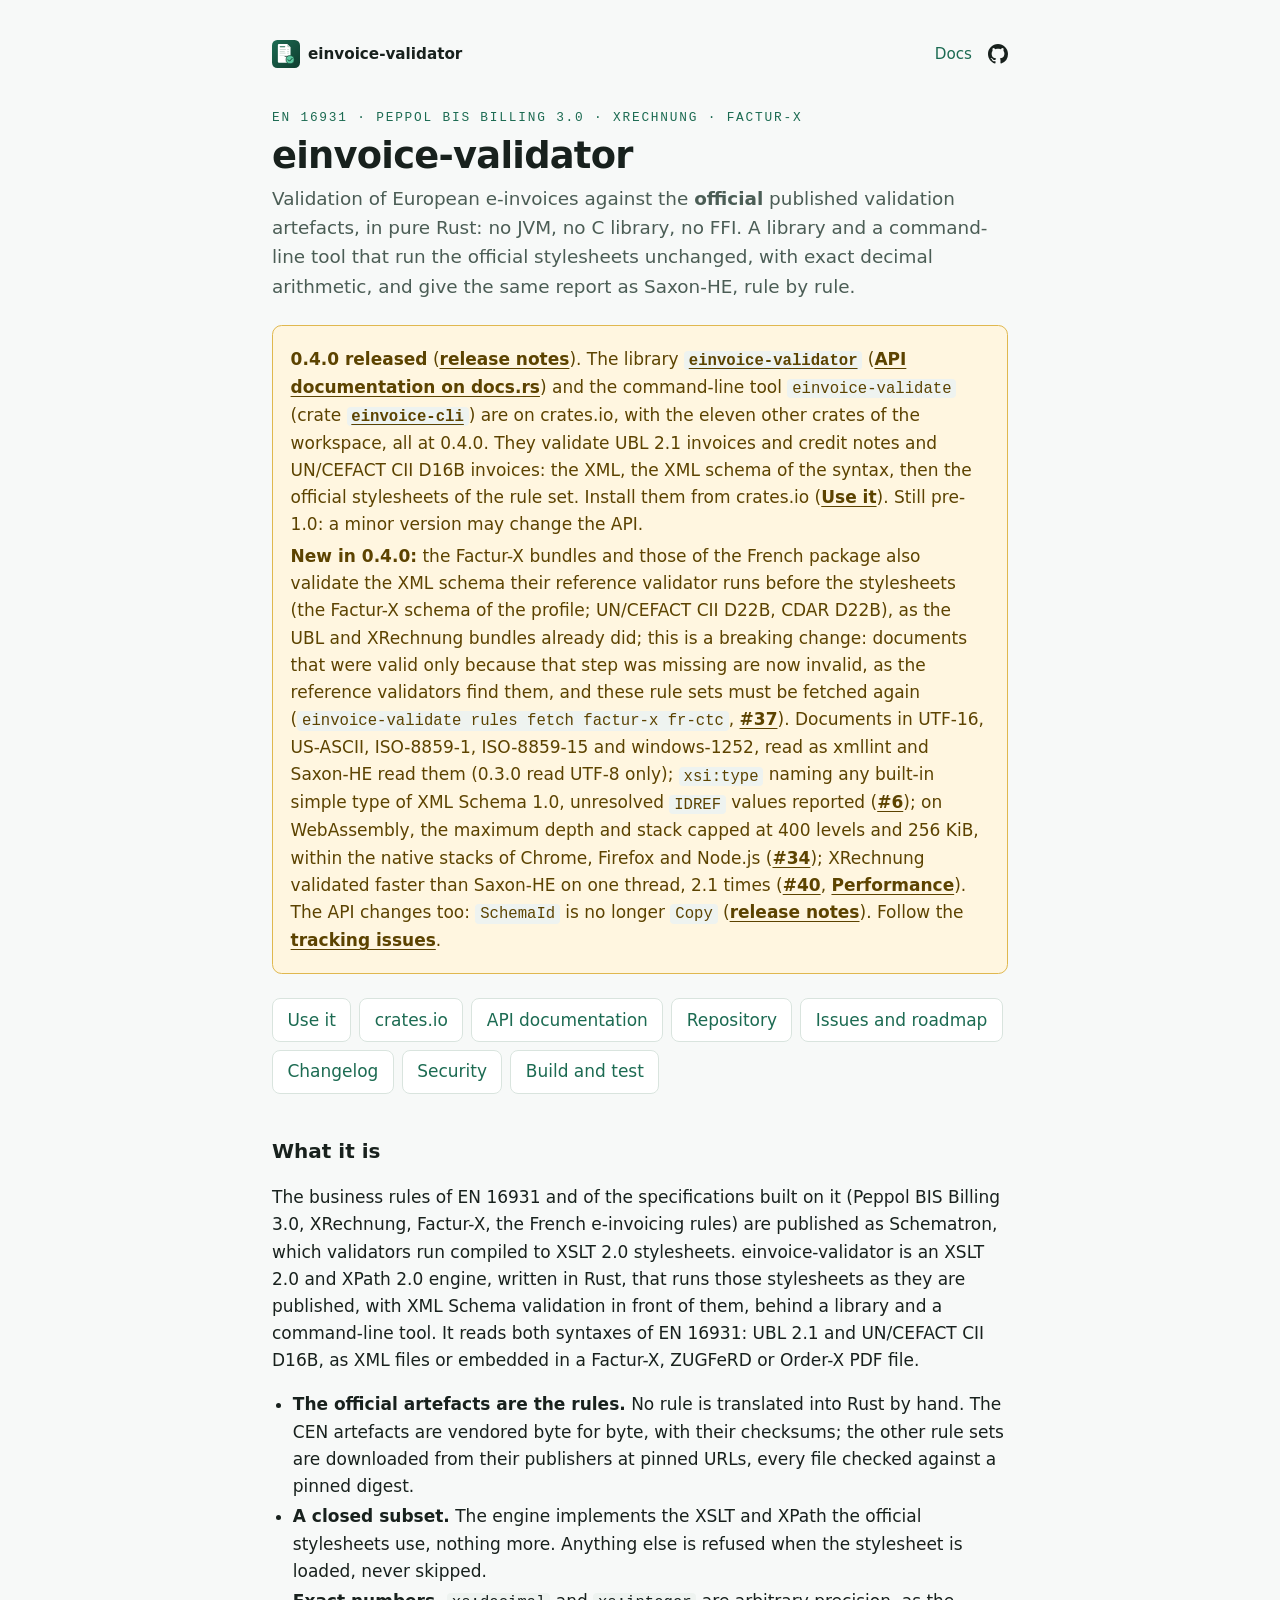
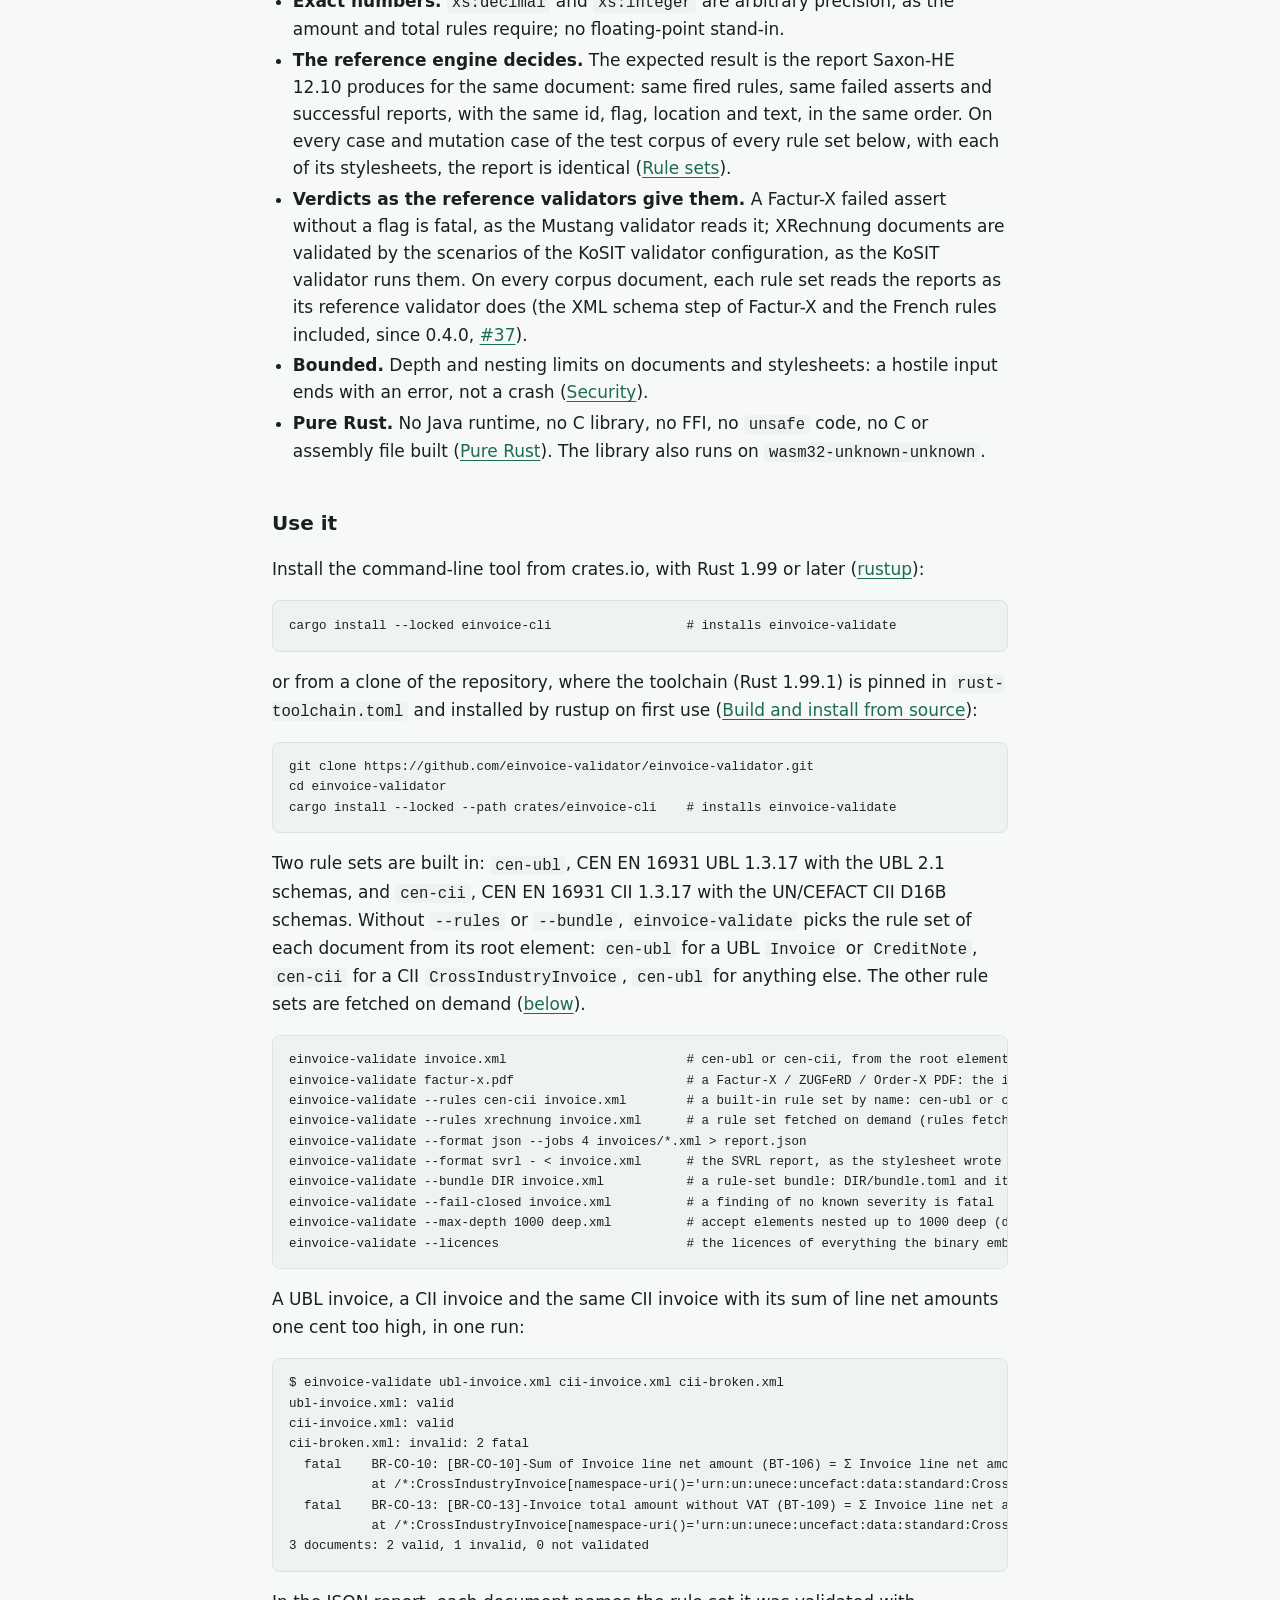
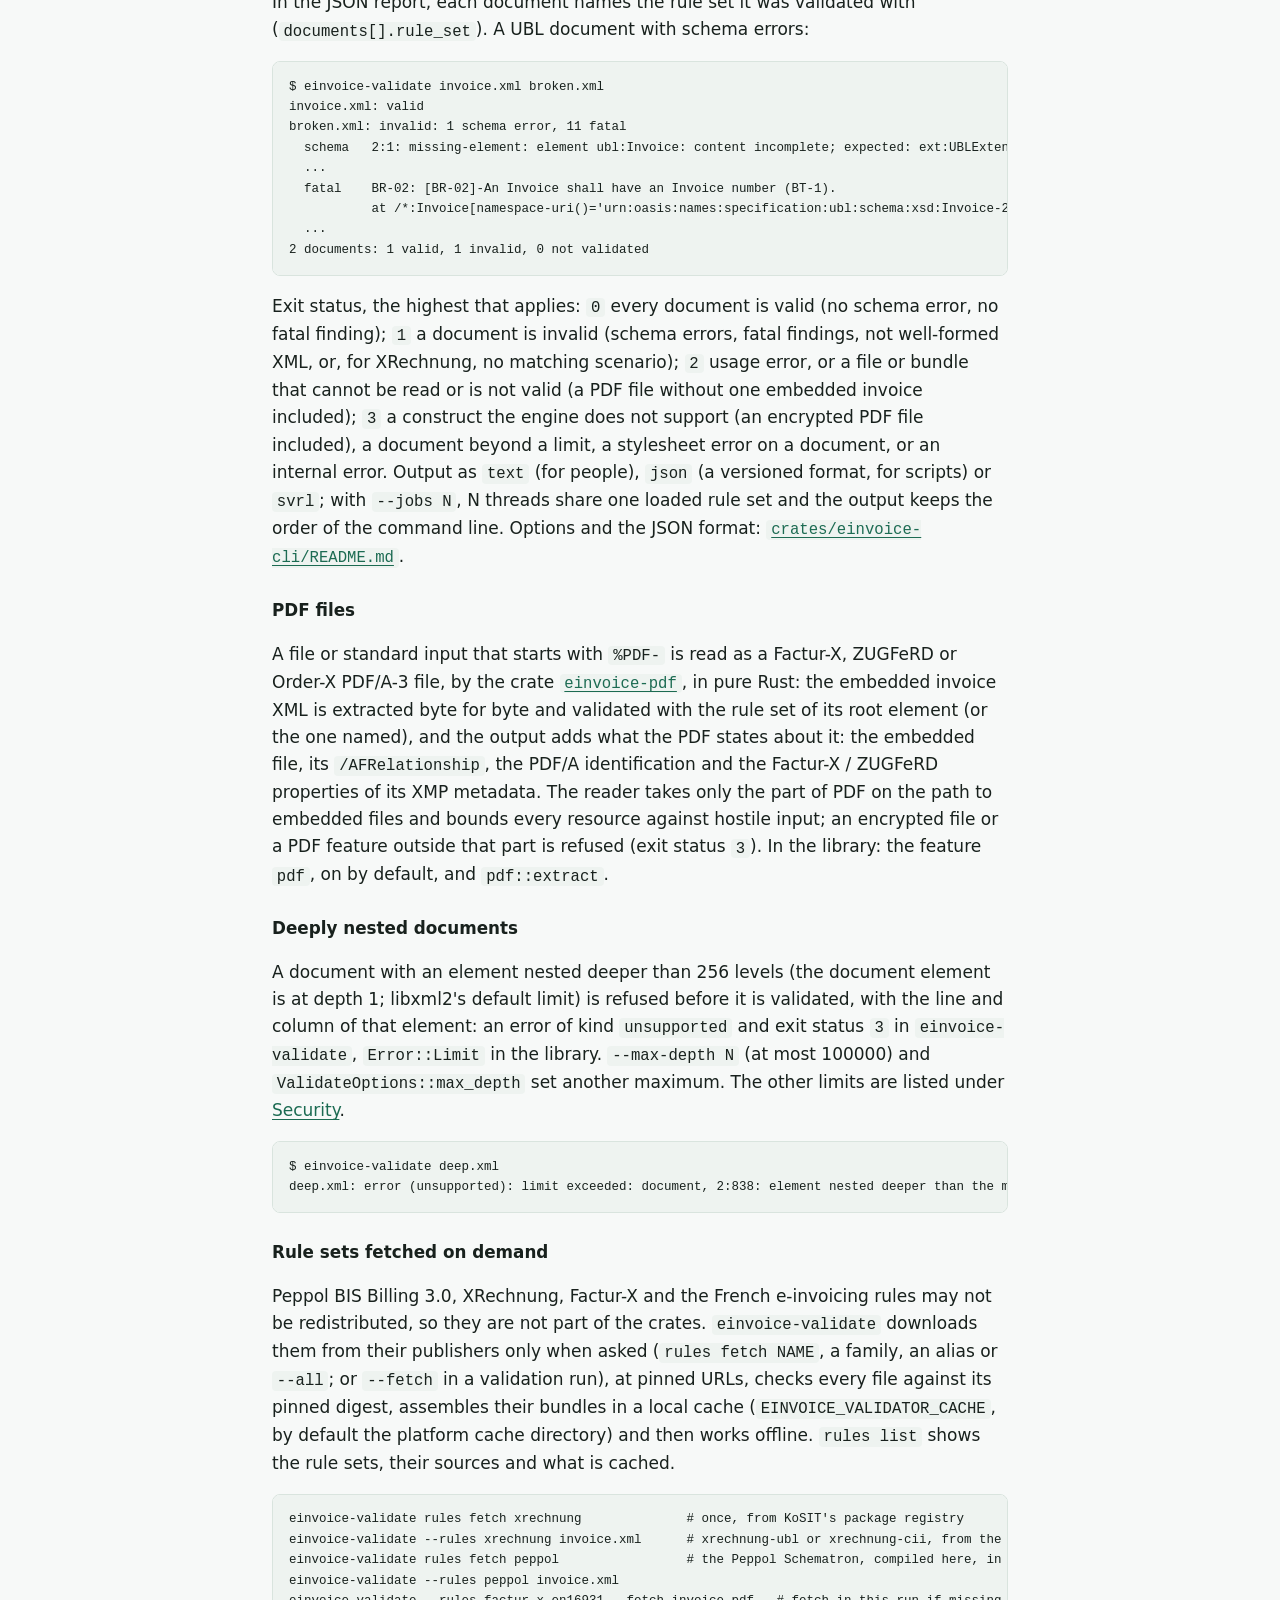
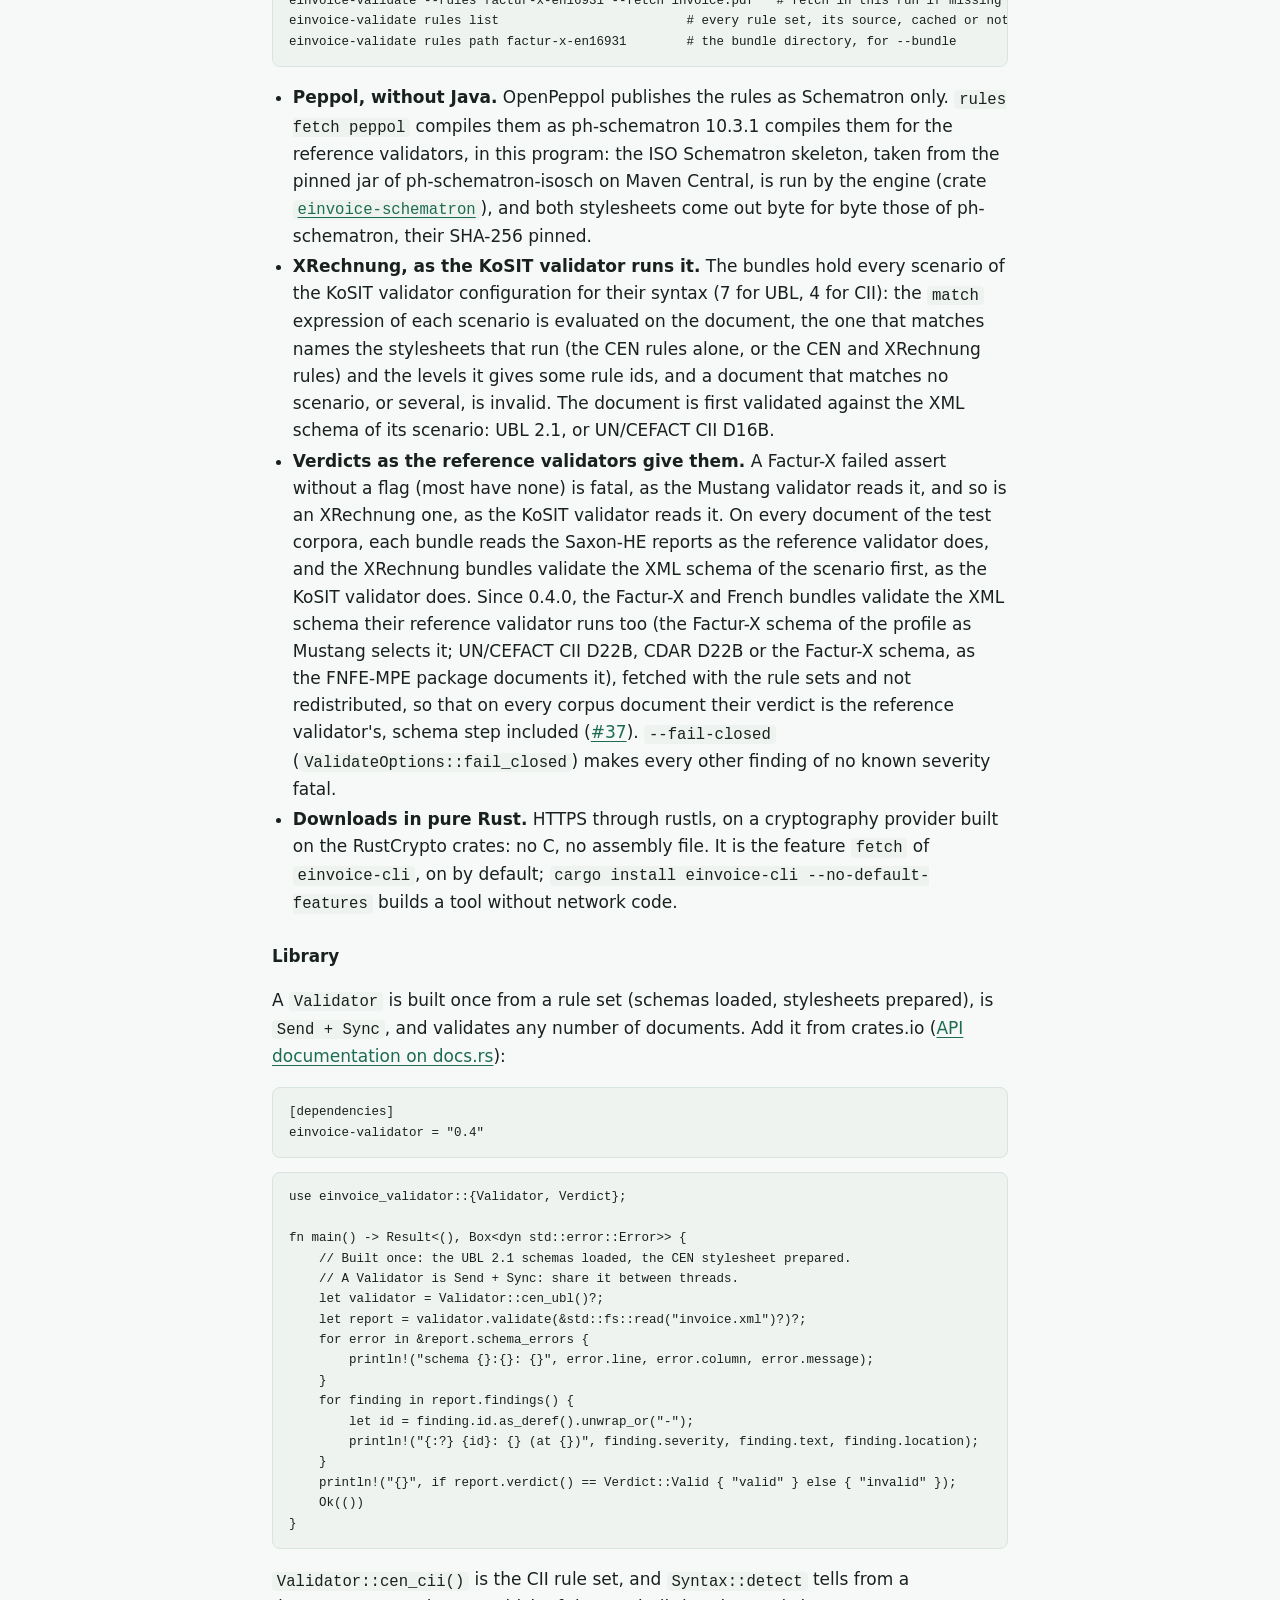
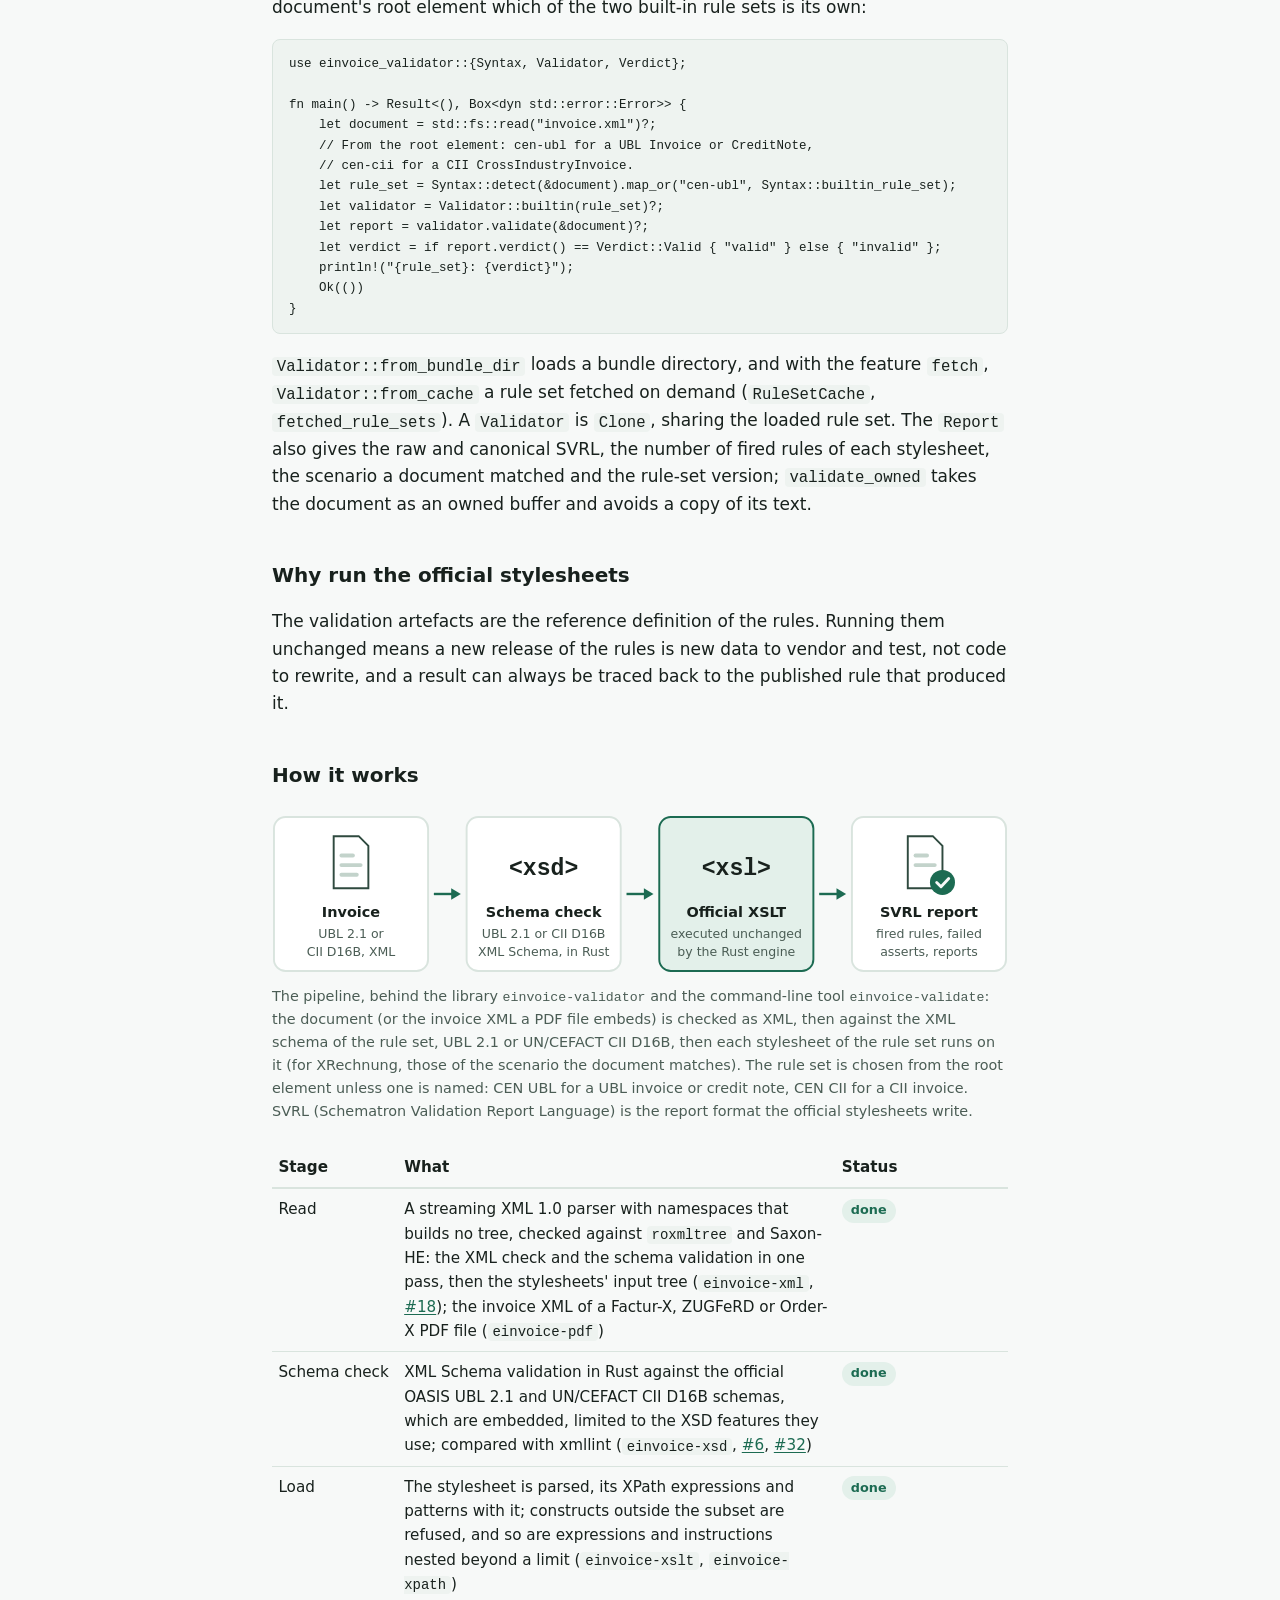
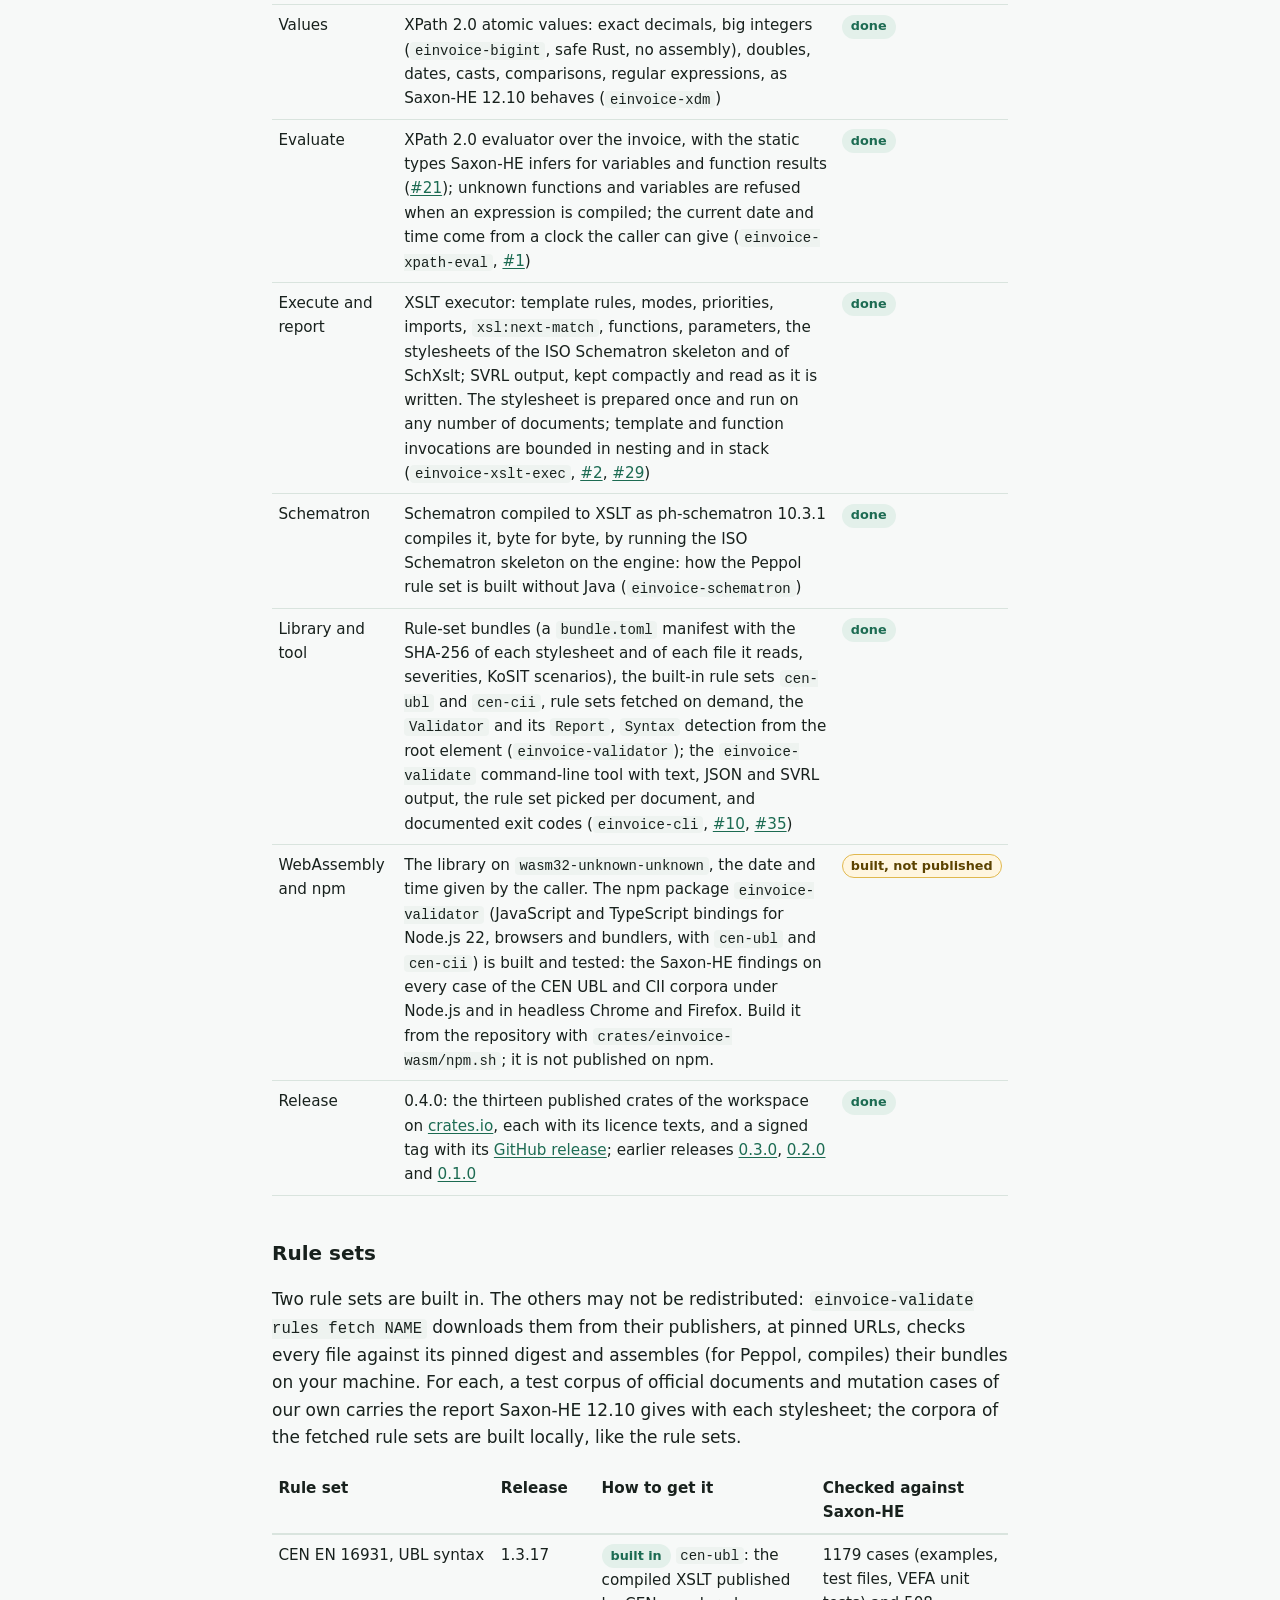
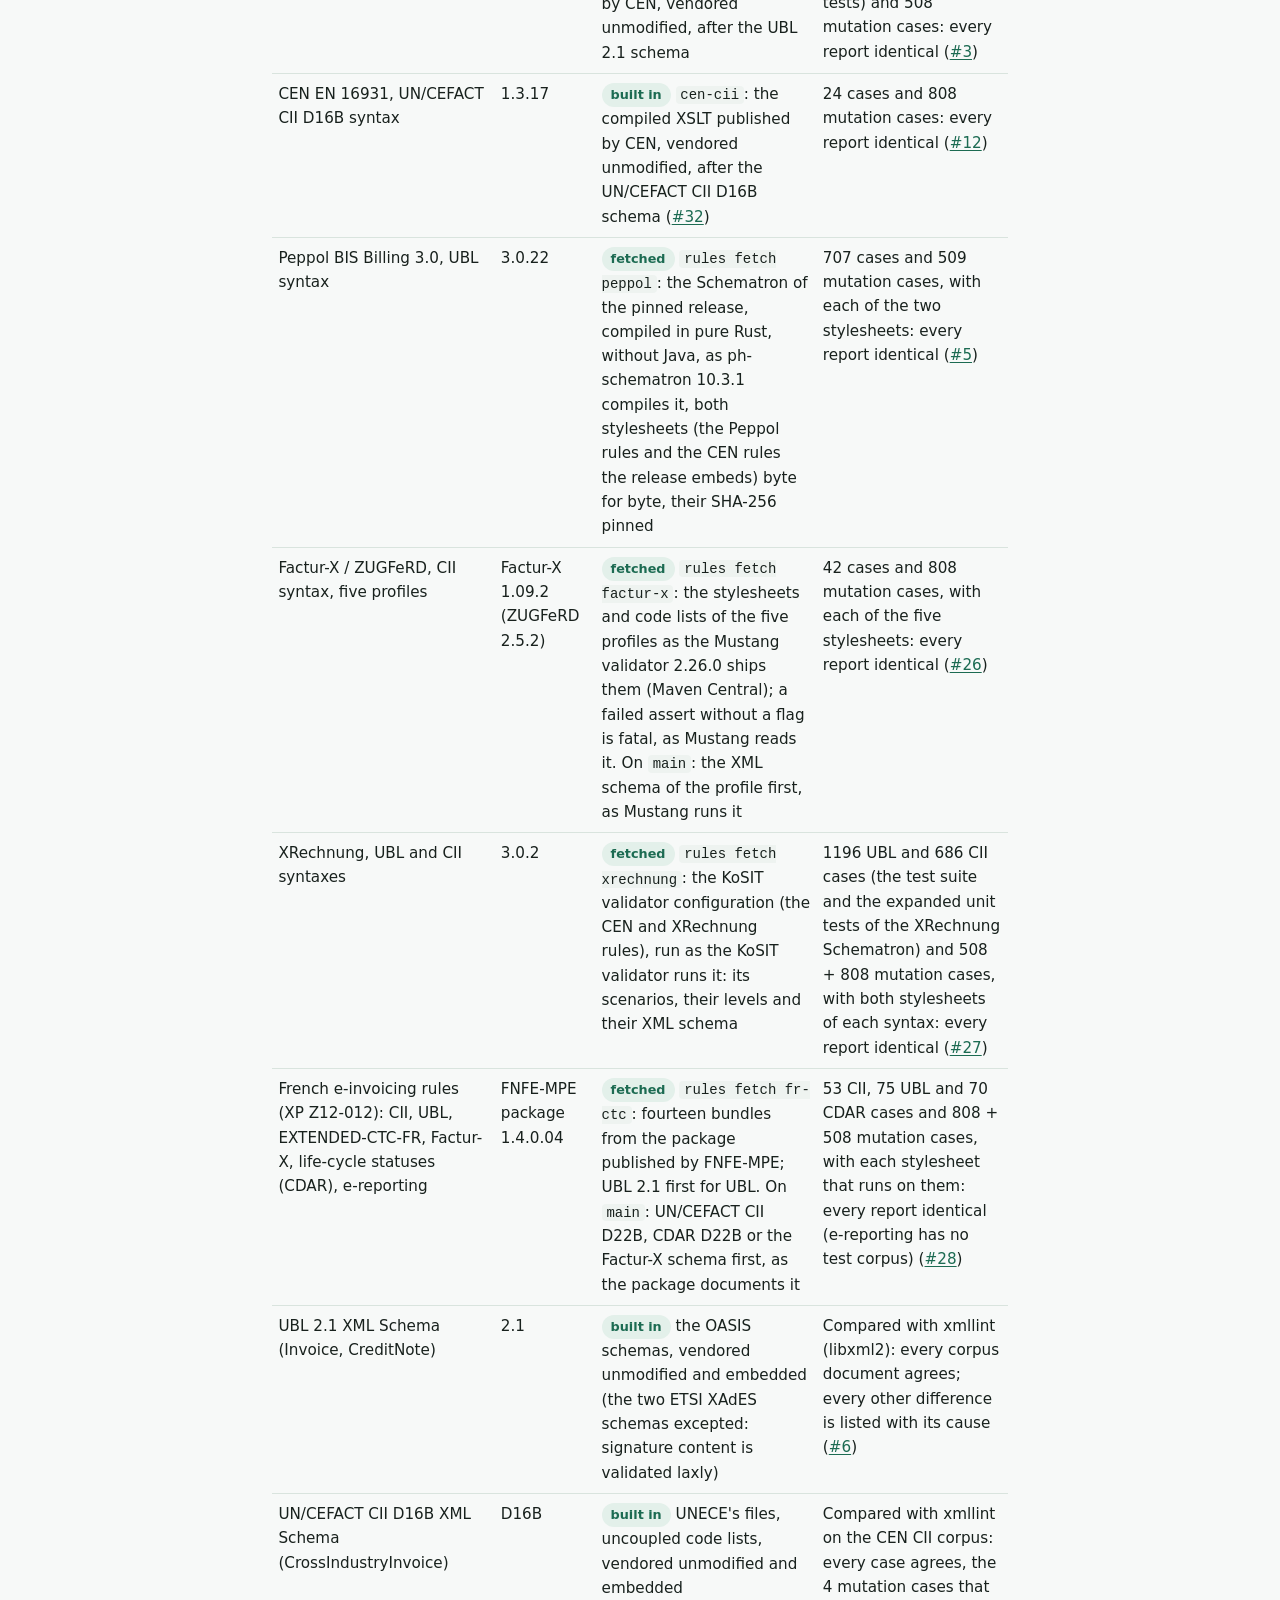
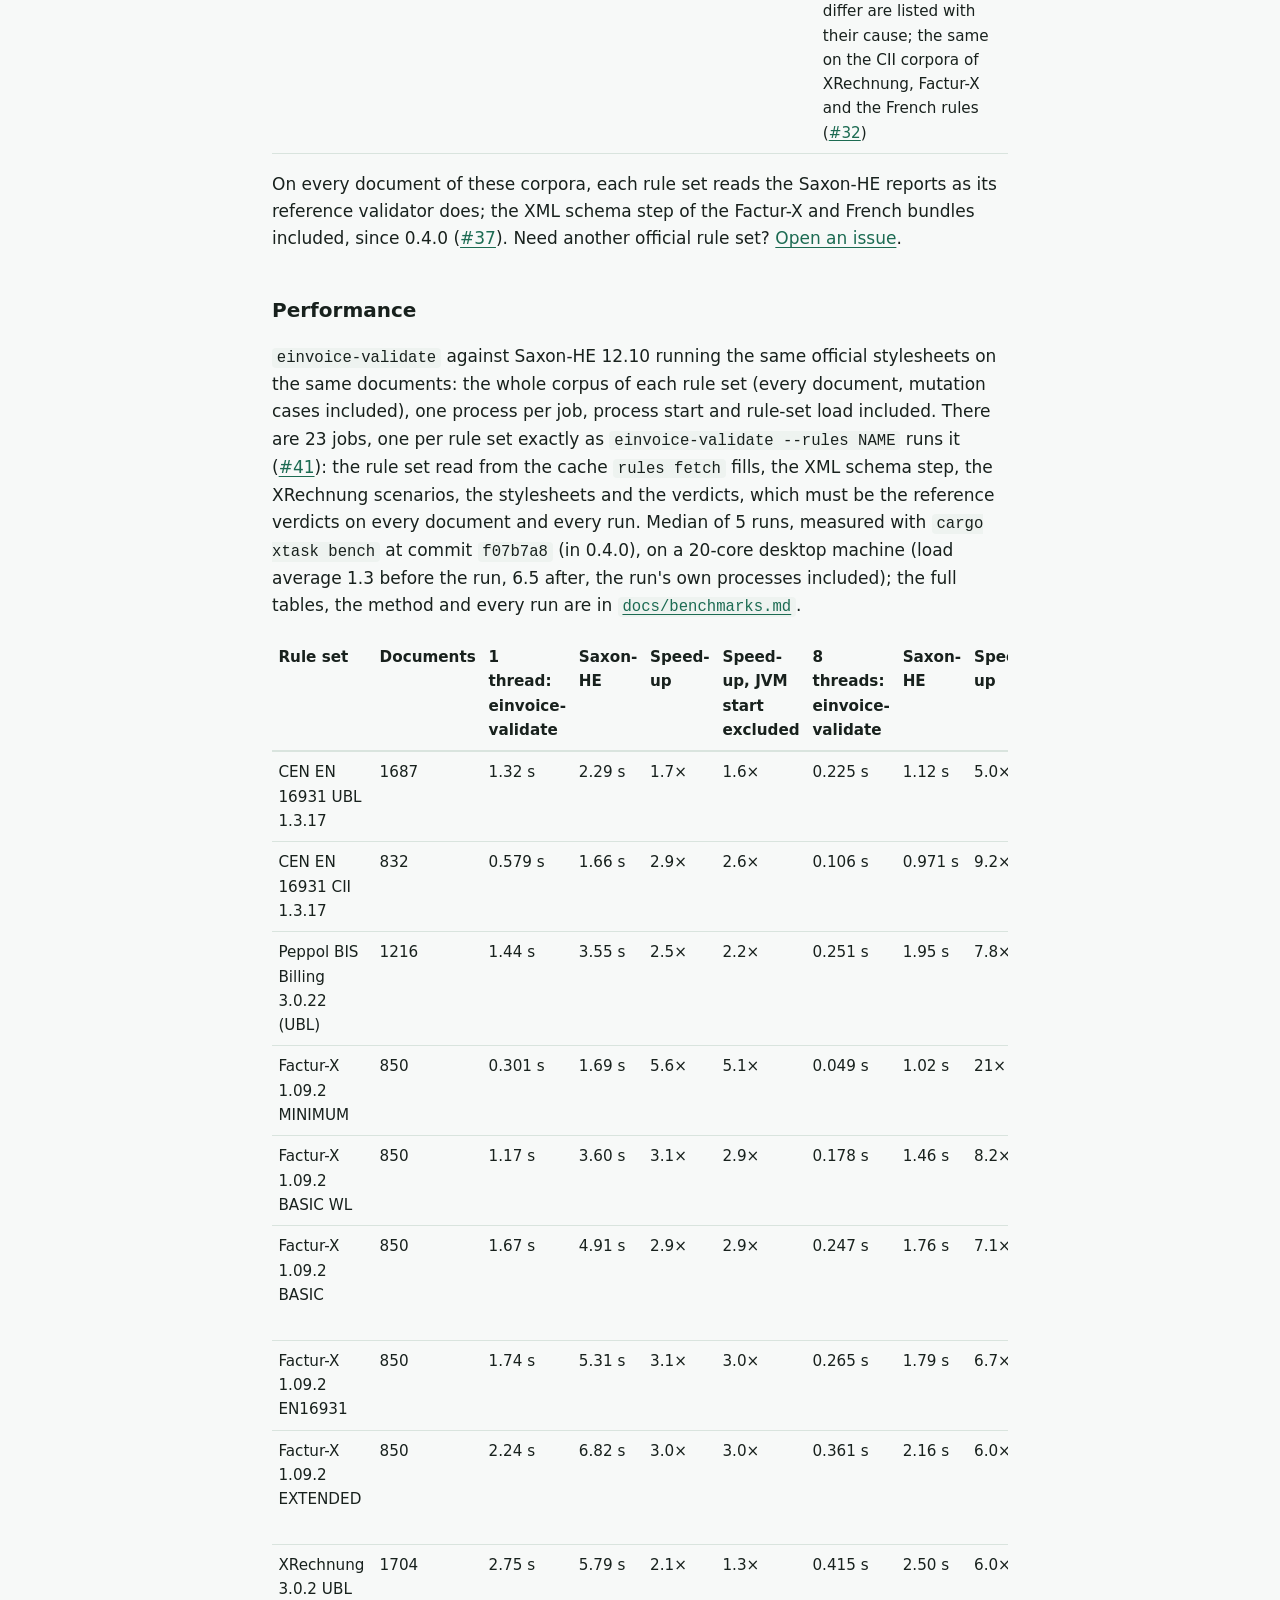
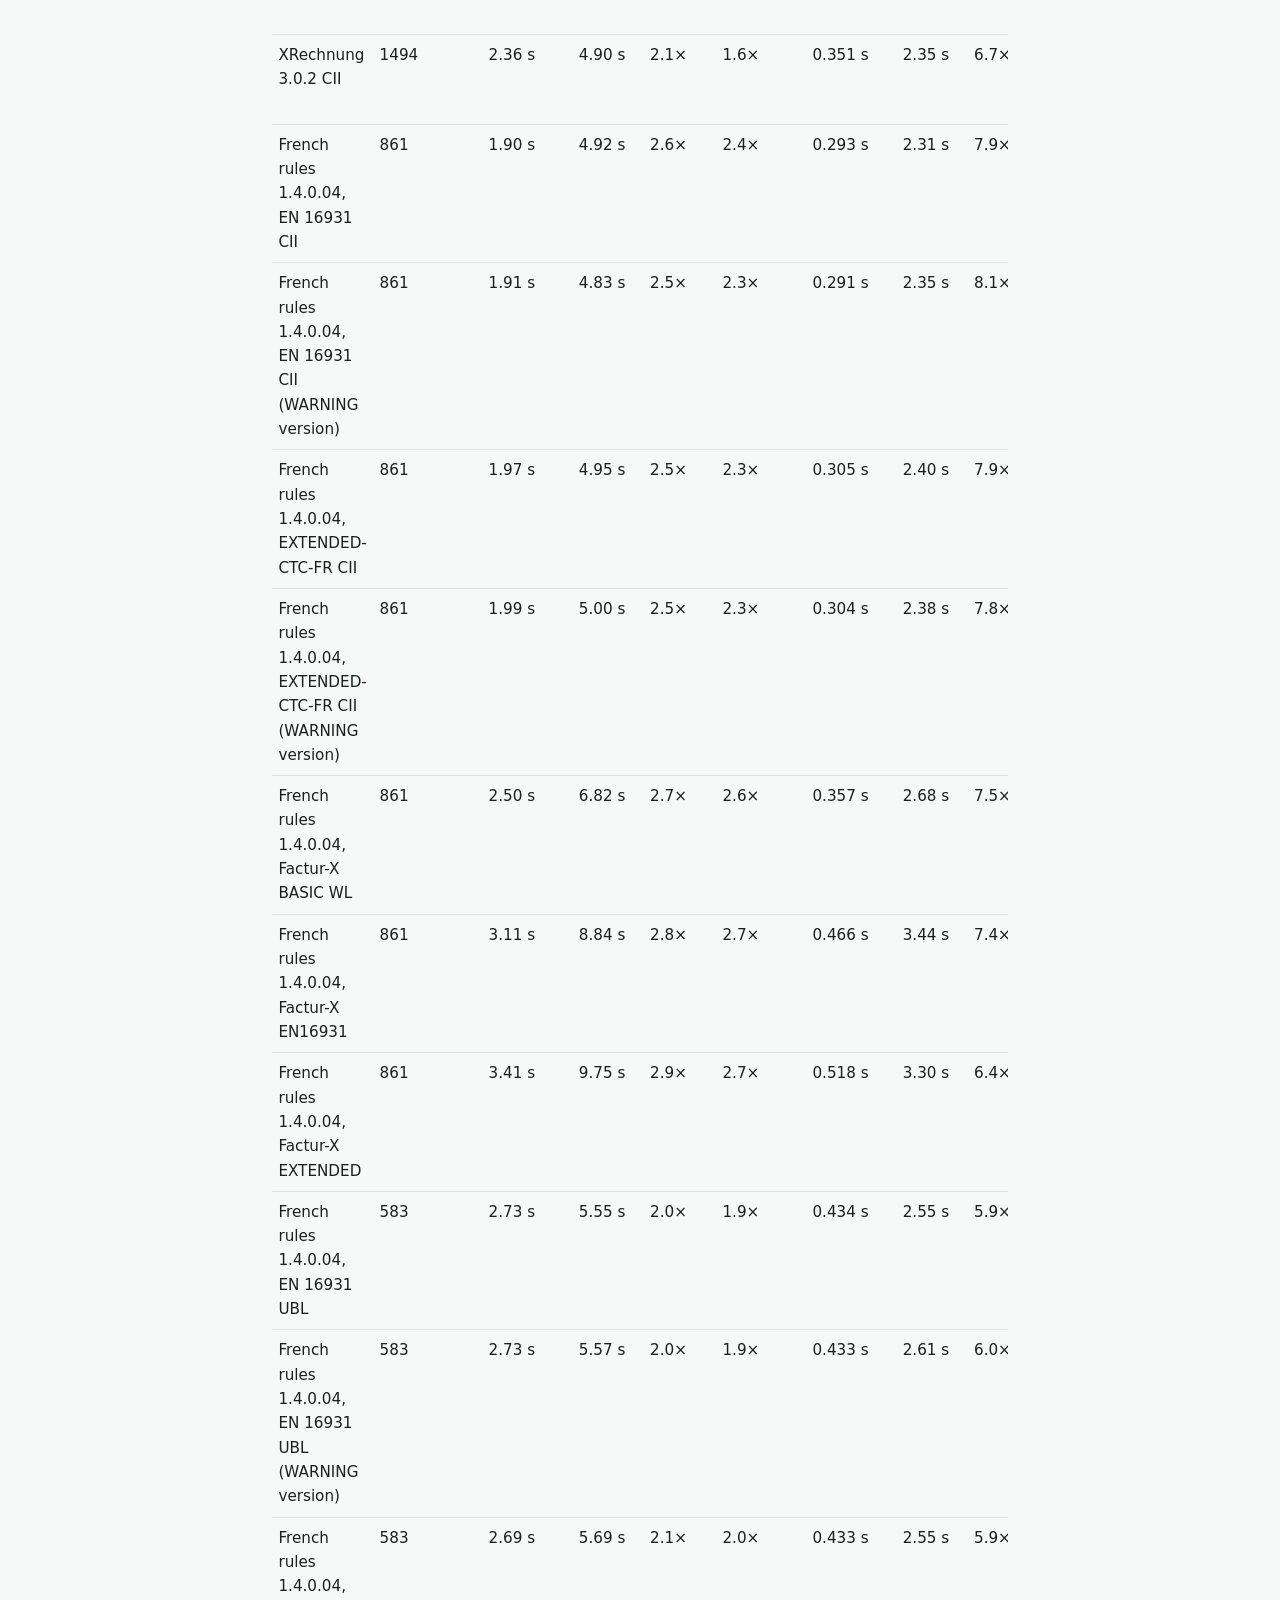
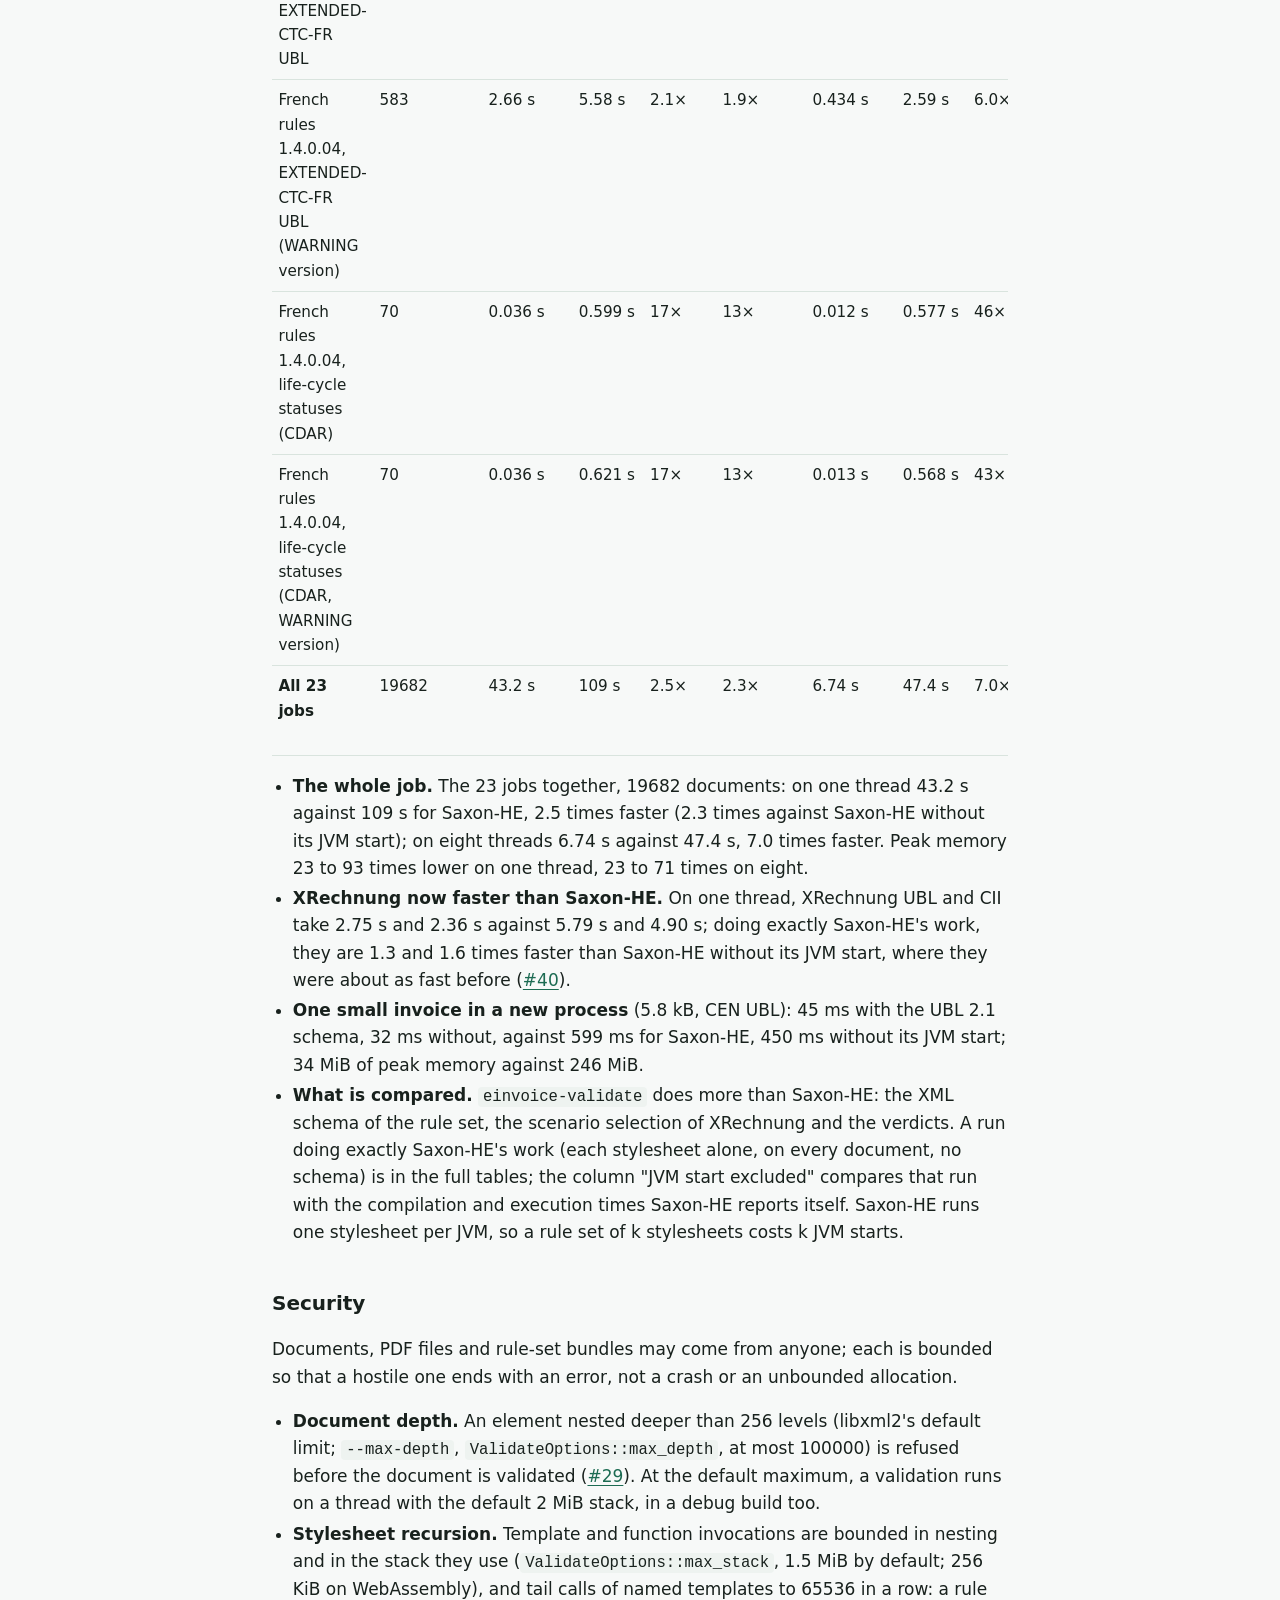
<file: index.html>
<!doctype html>
<html lang="en">
<head>
<meta charset="utf-8">
<meta name="viewport" content="width=device-width, initial-scale=1">
<title>einvoice-validator: official EN 16931 and Peppol rules, in pure Rust</title>
<meta name="description" content="Validate EN 16931 e-invoices, UBL and CII, against the official validation artefacts in pure Rust: CEN EN 16931 built in; Peppol BIS Billing 3.0, XRechnung, Factur-X and the French rules fetched on demand; the same reports as Saxon-HE on every test corpus. A library and the einvoice-validate command-line tool, version 0.4.0 on crates.io.">
<meta property="og:type" content="website">
<meta property="og:title" content="einvoice-validator: e-invoice validation in pure Rust">
<meta property="og:description" content="Validate EN 16931, Peppol BIS 3.0, Factur-X/ZUGFeRD, XRechnung and French CTC e-invoices against the official rules: the same reports as Saxon-HE, 2.5x faster.">
<meta property="og:url" content="https://einvoice-validator.github.io/">
<meta property="og:image" content="https://einvoice-validator.github.io/social-preview.png">
<meta property="og:image:width" content="1280">
<meta property="og:image:height" content="640">
<meta property="og:image:alt" content="einvoice-validator: e-invoice validation in pure Rust">
<meta name="twitter:card" content="summary_large_image">
<meta name="color-scheme" content="light dark">
<link rel="icon" href="favicon.svg" type="image/svg+xml">
<link rel="stylesheet" href="style.css?v=1">
</head>
<body>
<a class="skip" href="#content">Skip to content</a>
<main id="content">
<header class="top"><a href="./" class="brand"><img src="favicon.svg" alt="" width="28" height="28">einvoice-validator</a><span><a href="docs.html">Docs</a> <a href="https://github.com/einvoice-validator" class="gh" aria-label="einvoice-validator on GitHub"><svg viewBox="0 0 16 16" width="20" height="20" aria-hidden="true" fill="currentColor"><path d="M8 0C3.58 0 0 3.58 0 8c0 3.54 2.29 6.53 5.47 7.59.4.07.55-.17.55-.38 0-.19-.01-.82-.01-1.49-2.01.37-2.53-.49-2.69-.94-.09-.23-.48-.94-.82-1.13-.28-.15-.68-.52-.01-.53.63-.01 1.08.58 1.23.82.72 1.21 1.87.87 2.33.66.07-.52.28-.87.51-1.07-1.78-.2-3.64-.89-3.64-3.95 0-.87.31-1.59.82-2.15-.08-.2-.36-1.02.08-2.12 0 0 .67-.21 2.2.82.64-.18 1.32-.27 2-.27.68 0 1.36.09 2 .27 1.53-1.04 2.2-.82 2.2-.82.44 1.1.16 1.92.08 2.12.51.56.82 1.27.82 2.15 0 3.07-1.87 3.75-3.65 3.95.29.25.54.73.54 1.48 0 1.07-.01 1.93-.01 2.2 0 .21.15.46.55.38A8.013 8.013 0 0016 8c0-4.42-3.58-8-8-8z"/></svg></a></span></header>

<p class="eyebrow">EN 16931 · Peppol BIS Billing 3.0 · XRechnung · Factur-X</p>
<h1>einvoice-validator</h1>
<p class="lead">Validation of European e-invoices against the <strong>official</strong> published validation artefacts, in pure Rust: no JVM, no C library, no FFI. A library and a command-line tool that run the official stylesheets unchanged, with exact decimal arithmetic, and give the same report as Saxon-HE, rule by rule.</p>

<aside class="status" aria-label="Project status">
<p><strong>0.4.0 released</strong> (<a href="https://github.com/einvoice-validator/einvoice-validator/releases/tag/v0.4.0">release notes</a>). The library <a href="https://crates.io/crates/einvoice-validator"><code>einvoice-validator</code></a> (<a href="https://docs.rs/einvoice-validator">API documentation on docs.rs</a>) and the command-line tool <code>einvoice-validate</code> (crate <a href="https://crates.io/crates/einvoice-cli"><code>einvoice-cli</code></a>) are on crates.io, with the eleven other crates of the workspace, all at 0.4.0. They validate UBL 2.1 invoices and credit notes and UN/CEFACT CII D16B invoices: the XML, the XML schema of the syntax, then the official stylesheets of the rule set. Install them from crates.io (<a href="#use">Use it</a>). Still pre-1.0: a minor version may change the API.</p>
<p><strong>New in 0.4.0:</strong> the Factur-X bundles and those of the French package also validate the XML schema their reference validator runs before the stylesheets (the Factur-X schema of the profile; UN/CEFACT CII D22B, CDAR D22B), as the UBL and XRechnung bundles already did; this is a breaking change: documents that were valid only because that step was missing are now invalid, as the reference validators find them, and these rule sets must be fetched again (<code>einvoice-validate rules fetch factur-x fr-ctc</code>, <a href="https://github.com/einvoice-validator/einvoice-validator/issues/37">#37</a>). Documents in UTF-16, US-ASCII, ISO-8859-1, ISO-8859-15 and windows-1252, read as xmllint and Saxon-HE read them (0.3.0 read UTF-8 only); <code>xsi:type</code> naming any built-in simple type of XML Schema 1.0, unresolved <code>IDREF</code> values reported (<a href="https://github.com/einvoice-validator/einvoice-validator/issues/6">#6</a>); on WebAssembly, the maximum depth and stack capped at 400 levels and 256 KiB, within the native stacks of Chrome, Firefox and Node.js (<a href="https://github.com/einvoice-validator/einvoice-validator/issues/34">#34</a>); XRechnung validated faster than Saxon-HE on one thread, 2.1 times (<a href="https://github.com/einvoice-validator/einvoice-validator/issues/40">#40</a>, <a href="#performance">Performance</a>). The API changes too: <code>SchemaId</code> is no longer <code>Copy</code> (<a href="https://github.com/einvoice-validator/einvoice-validator/releases/tag/v0.4.0">release notes</a>). Follow the <a href="https://github.com/einvoice-validator/einvoice-validator/issues">tracking issues</a>.</p>
</aside>

<div class="links">
<a href="#use">Use it</a>
<a href="https://crates.io/crates/einvoice-validator">crates.io</a>
<a href="https://docs.rs/einvoice-validator">API documentation</a>
<a href="https://github.com/einvoice-validator/einvoice-validator">Repository</a>
<a href="https://github.com/einvoice-validator/einvoice-validator/issues">Issues and roadmap</a>
<a href="https://github.com/einvoice-validator/einvoice-validator/blob/main/CHANGELOG.md">Changelog</a>
<a href="https://github.com/einvoice-validator/einvoice-validator/security">Security</a>
<a href="docs.html">Build and test</a>
</div>

<h2 id="what">What it is</h2>
<p>The business rules of EN 16931 and of the specifications built on it (Peppol BIS Billing 3.0, XRechnung, Factur-X, the French e-invoicing rules) are published as Schematron, which validators run compiled to XSLT 2.0 stylesheets. einvoice-validator is an XSLT 2.0 and XPath 2.0 engine, written in Rust, that runs those stylesheets as they are published, with XML Schema validation in front of them, behind a library and a command-line tool. It reads both syntaxes of EN 16931: UBL 2.1 and UN/CEFACT CII D16B, as XML files or embedded in a Factur-X, ZUGFeRD or Order-X PDF file.</p>
<ul>
<li><strong>The official artefacts are the rules.</strong> No rule is translated into Rust by hand. The CEN artefacts are vendored byte for byte, with their checksums; the other rule sets are downloaded from their publishers at pinned URLs, every file checked against a pinned digest.</li>
<li><strong>A closed subset.</strong> The engine implements the XSLT and XPath the official stylesheets use, nothing more. Anything else is refused when the stylesheet is loaded, never skipped.</li>
<li><strong>Exact numbers.</strong> <code>xs:decimal</code> and <code>xs:integer</code> are arbitrary precision, as the amount and total rules require; no floating-point stand-in.</li>
<li><strong>The reference engine decides.</strong> The expected result is the report Saxon-HE 12.10 produces for the same document: same fired rules, same failed asserts and successful reports, with the same id, flag, location and text, in the same order. On every case and mutation case of the test corpus of every rule set below, with each of its stylesheets, the report is identical (<a href="#rule-sets">Rule sets</a>).</li>
<li><strong>Verdicts as the reference validators give them.</strong> A Factur-X failed assert without a flag is fatal, as the Mustang validator reads it; XRechnung documents are validated by the scenarios of the KoSIT validator configuration, as the KoSIT validator runs them. On every corpus document, each rule set reads the reports as its reference validator does (the XML schema step of Factur-X and the French rules included, since 0.4.0, <a href="https://github.com/einvoice-validator/einvoice-validator/issues/37">#37</a>).</li>
<li><strong>Bounded.</strong> Depth and nesting limits on documents and stylesheets: a hostile input ends with an error, not a crash (<a href="#security">Security</a>).</li>
<li><strong>Pure Rust.</strong> No Java runtime, no C library, no FFI, no <code>unsafe</code> code, no C or assembly file built (<a href="#pure-rust">Pure Rust</a>). The library also runs on <code>wasm32-unknown-unknown</code>.</li>
</ul>

<h2 id="use">Use it</h2>
<p>Install the command-line tool from crates.io, with Rust 1.99 or later (<a href="https://rustup.rs/">rustup</a>):</p>
<pre><code>cargo install --locked einvoice-cli                  # installs einvoice-validate</code></pre>
<p>or from a clone of the repository, where the toolchain (Rust 1.99.1) is pinned in <code>rust-toolchain.toml</code> and installed by rustup on first use (<a href="docs.html#build">Build and install from source</a>):</p>
<pre><code>git clone https://github.com/einvoice-validator/einvoice-validator.git
cd einvoice-validator
cargo install --locked --path crates/einvoice-cli    # installs einvoice-validate</code></pre>
<p>Two rule sets are built in: <code>cen-ubl</code>, CEN EN 16931 UBL 1.3.17 with the UBL 2.1 schemas, and <code>cen-cii</code>, CEN EN 16931 CII 1.3.17 with the UN/CEFACT CII D16B schemas. Without <code>--rules</code> or <code>--bundle</code>, <code>einvoice-validate</code> picks the rule set of each document from its root element: <code>cen-ubl</code> for a UBL <code>Invoice</code> or <code>CreditNote</code>, <code>cen-cii</code> for a CII <code>CrossIndustryInvoice</code>, <code>cen-ubl</code> for anything else. The other rule sets are fetched on demand (<a href="#fetched">below</a>).</p>
<pre><code>einvoice-validate invoice.xml                        # cen-ubl or cen-cii, from the root element of the document
einvoice-validate factur-x.pdf                       # a Factur-X / ZUGFeRD / Order-X PDF: the invoice XML it embeds
einvoice-validate --rules cen-cii invoice.xml        # a built-in rule set by name: cen-ubl or cen-cii
einvoice-validate --rules xrechnung invoice.xml      # a rule set fetched on demand (rules fetch xrechnung first)
einvoice-validate --format json --jobs 4 invoices/*.xml &gt; report.json
einvoice-validate --format svrl - &lt; invoice.xml      # the SVRL report, as the stylesheet wrote it
einvoice-validate --bundle DIR invoice.xml           # a rule-set bundle: DIR/bundle.toml and its stylesheets
einvoice-validate --fail-closed invoice.xml          # a finding of no known severity is fatal
einvoice-validate --max-depth 1000 deep.xml          # accept elements nested up to 1000 deep (default 256)
einvoice-validate --licences                         # the licences of everything the binary embeds, in full</code></pre>
<p>A UBL invoice, a CII invoice and the same CII invoice with its sum of line net amounts one cent too high, in one run:</p>
<pre><code>$ einvoice-validate ubl-invoice.xml cii-invoice.xml cii-broken.xml
ubl-invoice.xml: valid
cii-invoice.xml: valid
cii-broken.xml: invalid: 2 fatal
  fatal    BR-CO-10: [BR-CO-10]-Sum of Invoice line net amount (BT-106) = Σ Invoice line net amount (BT-131).
           at /*:CrossIndustryInvoice[namespace-uri()='urn:un:unece:uncefact:data:standard:CrossIndustryInvoice:100'][1]/*:SupplyChainTradeTransaction[namespace-uri()='urn:un:unece:uncefact:data:standard:CrossIndustryInvoice:100'][1]/*:ApplicableHeaderTradeSettlement[namespace-uri()='urn:un:unece:uncefact:data:standard:ReusableAggregateBusinessInformationEntity:100'][1]/*:SpecifiedTradeSettlementHeaderMonetarySummation[namespace-uri()='urn:un:unece:uncefact:data:standard:ReusableAggregateBusinessInformationEntity:100'][1]
  fatal    BR-CO-13: [BR-CO-13]-Invoice total amount without VAT (BT-109) = Σ Invoice line net amount (BT-131) - Sum of allowances on document level (BT-107) + Sum of charges on document level (BT-108).
           at /*:CrossIndustryInvoice[namespace-uri()='urn:un:unece:uncefact:data:standard:CrossIndustryInvoice:100'][1]/...
3 documents: 2 valid, 1 invalid, 0 not validated</code></pre>
<p>In the JSON report, each document names the rule set it was validated with (<code>documents[].rule_set</code>). A UBL document with schema errors:</p>
<pre><code>$ einvoice-validate invoice.xml broken.xml
invoice.xml: valid
broken.xml: invalid: 1 schema error, 11 fatal
  schema   2:1: missing-element: element ubl:Invoice: content incomplete; expected: ext:UBLExtensions, cbc:UBLVersionID, cbc:CustomizationID, cbc:ProfileID, cbc:ProfileExecutionID, cbc:ID
  ...
  fatal    BR-02: [BR-02]-An Invoice shall have an Invoice number (BT-1).
           at /*:Invoice[namespace-uri()='urn:oasis:names:specification:ubl:schema:xsd:Invoice-2'][1]
  ...
2 documents: 1 valid, 1 invalid, 0 not validated</code></pre>
<p>Exit status, the highest that applies: <code>0</code> every document is valid (no schema error, no fatal finding); <code>1</code> a document is invalid (schema errors, fatal findings, not well-formed XML, or, for XRechnung, no matching scenario); <code>2</code> usage error, or a file or bundle that cannot be read or is not valid (a PDF file without one embedded invoice included); <code>3</code> a construct the engine does not support (an encrypted PDF file included), a document beyond a limit, a stylesheet error on a document, or an internal error. Output as <code>text</code> (for people), <code>json</code> (a versioned format, for scripts) or <code>svrl</code>; with <code>--jobs N</code>, N threads share one loaded rule set and the output keeps the order of the command line. Options and the JSON format: <a href="https://github.com/einvoice-validator/einvoice-validator/blob/main/crates/einvoice-cli/README.md"><code>crates/einvoice-cli/README.md</code></a>.</p>
<h3 id="pdf">PDF files</h3>
<p>A file or standard input that starts with <code>%PDF-</code> is read as a Factur-X, ZUGFeRD or Order-X PDF/A-3 file, by the crate <a href="https://crates.io/crates/einvoice-pdf"><code>einvoice-pdf</code></a>, in pure Rust: the embedded invoice XML is extracted byte for byte and validated with the rule set of its root element (or the one named), and the output adds what the PDF states about it: the embedded file, its <code>/AFRelationship</code>, the PDF/A identification and the Factur-X / ZUGFeRD properties of its XMP metadata. The reader takes only the part of PDF on the path to embedded files and bounds every resource against hostile input; an encrypted file or a PDF feature outside that part is refused (exit status <code>3</code>). In the library: the feature <code>pdf</code>, on by default, and <code>pdf::extract</code>.</p>
<h3 id="depth">Deeply nested documents</h3>
<p>A document with an element nested deeper than 256 levels (the document element is at depth 1; libxml2's default limit) is refused before it is validated, with the line and column of that element: an error of kind <code>unsupported</code> and exit status <code>3</code> in <code>einvoice-validate</code>, <code>Error::Limit</code> in the library. <code>--max-depth N</code> (at most 100000) and <code>ValidateOptions::max_depth</code> set another maximum. The other limits are listed under <a href="#security">Security</a>.</p>
<pre><code>$ einvoice-validate deep.xml
deep.xml: error (unsupported): limit exceeded: document, 2:838: element nested deeper than the maximum depth of 256</code></pre>
<h3 id="fetched">Rule sets fetched on demand</h3>
<p>Peppol BIS Billing 3.0, XRechnung, Factur-X and the French e-invoicing rules may not be redistributed, so they are not part of the crates. <code>einvoice-validate</code> downloads them from their publishers only when asked (<code>rules fetch NAME</code>, a family, an alias or <code>--all</code>; or <code>--fetch</code> in a validation run), at pinned URLs, checks every file against its pinned digest, assembles their bundles in a local cache (<code>EINVOICE_VALIDATOR_CACHE</code>, by default the platform cache directory) and then works offline. <code>rules list</code> shows the rule sets, their sources and what is cached.</p>
<pre><code>einvoice-validate rules fetch xrechnung              # once, from KoSIT's package registry
einvoice-validate --rules xrechnung invoice.xml      # xrechnung-ubl or xrechnung-cii, from the document's syntax
einvoice-validate rules fetch peppol                 # the Peppol Schematron, compiled here, in Rust
einvoice-validate --rules peppol invoice.xml
einvoice-validate --rules factur-x-en16931 --fetch invoice.pdf   # fetch in this run if missing
einvoice-validate rules list                         # every rule set, its source, cached or not
einvoice-validate rules path factur-x-en16931        # the bundle directory, for --bundle</code></pre>
<ul>
<li><strong>Peppol, without Java.</strong> OpenPeppol publishes the rules as Schematron only. <code>rules fetch peppol</code> compiles them as ph-schematron 10.3.1 compiles them for the reference validators, in this program: the ISO Schematron skeleton, taken from the pinned jar of ph-schematron-isosch on Maven Central, is run by the engine (crate <a href="https://crates.io/crates/einvoice-schematron"><code>einvoice-schematron</code></a>), and both stylesheets come out byte for byte those of ph-schematron, their SHA-256 pinned.</li>
<li><strong>XRechnung, as the KoSIT validator runs it.</strong> The bundles hold every scenario of the KoSIT validator configuration for their syntax (7 for UBL, 4 for CII): the <code>match</code> expression of each scenario is evaluated on the document, the one that matches names the stylesheets that run (the CEN rules alone, or the CEN and XRechnung rules) and the levels it gives some rule ids, and a document that matches no scenario, or several, is invalid. The document is first validated against the XML schema of its scenario: UBL 2.1, or UN/CEFACT CII D16B.</li>
<li><strong>Verdicts as the reference validators give them.</strong> A Factur-X failed assert without a flag (most have none) is fatal, as the Mustang validator reads it, and so is an XRechnung one, as the KoSIT validator reads it. On every document of the test corpora, each bundle reads the Saxon-HE reports as the reference validator does, and the XRechnung bundles validate the XML schema of the scenario first, as the KoSIT validator does. Since 0.4.0, the Factur-X and French bundles validate the XML schema their reference validator runs too (the Factur-X schema of the profile as Mustang selects it; UN/CEFACT CII D22B, CDAR D22B or the Factur-X schema, as the FNFE-MPE package documents it), fetched with the rule sets and not redistributed, so that on every corpus document their verdict is the reference validator's, schema step included (<a href="https://github.com/einvoice-validator/einvoice-validator/issues/37">#37</a>). <code>--fail-closed</code> (<code>ValidateOptions::fail_closed</code>) makes every other finding of no known severity fatal.</li>
<li><strong>Downloads in pure Rust.</strong> HTTPS through rustls, on a cryptography provider built on the RustCrypto crates: no C, no assembly file. It is the feature <code>fetch</code> of <code>einvoice-cli</code>, on by default; <code>cargo install einvoice-cli --no-default-features</code> builds a tool without network code.</li>
</ul>
<h3 id="library">Library</h3>
<p>A <code>Validator</code> is built once from a rule set (schemas loaded, stylesheets prepared), is <code>Send + Sync</code>, and validates any number of documents. Add it from crates.io (<a href="https://docs.rs/einvoice-validator">API documentation on docs.rs</a>):</p>
<pre><code>[dependencies]
einvoice-validator = "0.4"</code></pre>
<pre><code>use einvoice_validator::{Validator, Verdict};

fn main() -&gt; Result&lt;(), Box&lt;dyn std::error::Error&gt;&gt; {
    // Built once: the UBL 2.1 schemas loaded, the CEN stylesheet prepared.
    // A Validator is Send + Sync: share it between threads.
    let validator = Validator::cen_ubl()?;
    let report = validator.validate(&amp;std::fs::read("invoice.xml")?)?;
    for error in &amp;report.schema_errors {
        println!("schema {}:{}: {}", error.line, error.column, error.message);
    }
    for finding in report.findings() {
        let id = finding.id.as_deref().unwrap_or("-");
        println!("{:?} {id}: {} (at {})", finding.severity, finding.text, finding.location);
    }
    println!("{}", if report.verdict() == Verdict::Valid { "valid" } else { "invalid" });
    Ok(())
}</code></pre>
<p><code>Validator::cen_cii()</code> is the CII rule set, and <code>Syntax::detect</code> tells from a document's root element which of the two built-in rule sets is its own:</p>
<pre><code>use einvoice_validator::{Syntax, Validator, Verdict};

fn main() -&gt; Result&lt;(), Box&lt;dyn std::error::Error&gt;&gt; {
    let document = std::fs::read("invoice.xml")?;
    // From the root element: cen-ubl for a UBL Invoice or CreditNote,
    // cen-cii for a CII CrossIndustryInvoice.
    let rule_set = Syntax::detect(&amp;document).map_or("cen-ubl", Syntax::builtin_rule_set);
    let validator = Validator::builtin(rule_set)?;
    let report = validator.validate(&amp;document)?;
    let verdict = if report.verdict() == Verdict::Valid { "valid" } else { "invalid" };
    println!("{rule_set}: {verdict}");
    Ok(())
}</code></pre>
<p><code>Validator::from_bundle_dir</code> loads a bundle directory, and with the feature <code>fetch</code>, <code>Validator::from_cache</code> a rule set fetched on demand (<code>RuleSetCache</code>, <code>fetched_rule_sets</code>). A <code>Validator</code> is <code>Clone</code>, sharing the loaded rule set. The <code>Report</code> also gives the raw and canonical SVRL, the number of fired rules of each stylesheet, the scenario a document matched and the rule-set version; <code>validate_owned</code> takes the document as an owned buffer and avoids a copy of its text.</p>

<h2 id="why">Why run the official stylesheets</h2>
<p>The validation artefacts are the reference definition of the rules. Running them unchanged means a new release of the rules is new data to vendor and test, not code to rewrite, and a result can always be traced back to the published rule that produced it.</p>

<h2 id="how">How it works</h2>
<figure>
<svg class="diagram wide" viewBox="-2 -2 764 168" role="img" aria-labelledby="dw-t dw-d">
<title id="dw-t">Validation pipeline</title>
<desc id="dw-d">An invoice in UBL 2.1 or CII D16B XML, from a file or a PDF, is checked as XML and against the XML Schema of its syntax; then the official XSLT stylesheets of the rule set are executed by the Rust engine, which writes an SVRL report.</desc>
<rect class="box" x="0" y="0" width="160" height="160" rx="12"/>
<rect class="box" x="200" y="0" width="160" height="160" rx="12"/>
<rect class="box engine" x="400" y="0" width="160" height="160" rx="12"/>
<rect class="box" x="600" y="0" width="160" height="160" rx="12"/>
<g><path class="page" d="M62 20h26l10 10v44h-36z"/><rect class="ink" x="68" y="38" width="16" height="4" rx="2"/><rect class="ink" x="68" y="48" width="24" height="4" rx="2"/><rect class="ink" x="68" y="58" width="20" height="4" rx="2"/></g>
<text class="lbl" x="80" y="104" text-anchor="middle">Invoice</text>
<text class="sub" x="80" y="126" text-anchor="middle">UBL 2.1 or</text>
<text class="sub" x="80" y="144" text-anchor="middle">CII D16B, XML</text>
<text class="lbl" x="280" y="60" text-anchor="middle" style="font-family:ui-monospace,Menlo,Consolas,monospace;font-size:24px">&lt;xsd&gt;</text>
<text class="lbl" x="280" y="104" text-anchor="middle">Schema check</text>
<text class="sub" x="280" y="126" text-anchor="middle">UBL 2.1 or CII D16B</text>
<text class="sub" x="280" y="144" text-anchor="middle">XML Schema, in Rust</text>
<text class="lbl" x="480" y="60" text-anchor="middle" style="font-family:ui-monospace,Menlo,Consolas,monospace;font-size:24px">&lt;xsl&gt;</text>
<text class="lbl" x="480" y="104" text-anchor="middle">Official XSLT</text>
<text class="sub" x="480" y="126" text-anchor="middle">executed unchanged</text>
<text class="sub" x="480" y="144" text-anchor="middle">by the Rust engine</text>
<g><path class="page" d="M658 20h26l10 10v44h-36z"/><rect class="ink" x="664" y="38" width="16" height="4" rx="2"/><rect class="ink" x="664" y="48" width="24" height="4" rx="2"/><circle class="ok" cx="694" cy="68" r="13"/><path class="okmark" d="M688 68l4.5 4.5 8-8.5"/></g>
<text class="lbl" x="680" y="104" text-anchor="middle">SVRL report</text>
<text class="sub" x="680" y="126" text-anchor="middle">fired rules, failed</text>
<text class="sub" x="680" y="144" text-anchor="middle">asserts, reports</text>
<path class="arrow" d="M166 80h20"/><path class="head" d="M194 80l-10-6v12z"/>
<path class="arrow" d="M366 80h20"/><path class="head" d="M394 80l-10-6v12z"/>
<path class="arrow" d="M566 80h20"/><path class="head" d="M594 80l-10-6v12z"/>
</svg>
<svg class="diagram tall" viewBox="-2 -2 304 586" role="img" aria-labelledby="dt-t dt-d">
<title id="dt-t">Validation pipeline</title>
<desc id="dt-d">An invoice in UBL 2.1 or CII D16B XML, from a file or a PDF, is checked as XML and against the XML Schema of its syntax; then the official XSLT stylesheets of the rule set are executed by the Rust engine, which writes an SVRL report.</desc>
<rect class="box" x="0" y="0" width="300" height="118" rx="12"/>
<rect class="box" x="0" y="154" width="300" height="118" rx="12"/>
<rect class="box engine" x="0" y="308" width="300" height="118" rx="12"/>
<rect class="box" x="0" y="462" width="300" height="118" rx="12"/>
<g><path class="page" d="M22 36h26l10 10v44h-36z"/><rect class="ink" x="28" y="54" width="16" height="4" rx="2"/><rect class="ink" x="28" y="64" width="24" height="4" rx="2"/><rect class="ink" x="28" y="74" width="20" height="4" rx="2"/></g>
<text class="lbl" x="84" y="46">Invoice</text>
<text class="sub" x="84" y="70">UBL 2.1 or</text>
<text class="sub" x="84" y="88">CII D16B, XML</text>
<text class="lbl" x="40" y="222" text-anchor="middle" style="font-family:ui-monospace,Menlo,Consolas,monospace;font-size:18px">&lt;xsd&gt;</text>
<text class="lbl" x="84" y="200">Schema check</text>
<text class="sub" x="84" y="224">UBL 2.1 or CII D16B</text>
<text class="sub" x="84" y="242">XML Schema, in Rust</text>
<text class="lbl" x="40" y="376" text-anchor="middle" style="font-family:ui-monospace,Menlo,Consolas,monospace;font-size:18px">&lt;xsl&gt;</text>
<text class="lbl" x="84" y="354">Official XSLT</text>
<text class="sub" x="84" y="378">executed unchanged</text>
<text class="sub" x="84" y="396">by the Rust engine</text>
<g><path class="page" d="M22 498h26l10 10v44h-36z"/><rect class="ink" x="28" y="516" width="16" height="4" rx="2"/><rect class="ink" x="28" y="526" width="24" height="4" rx="2"/><circle class="ok" cx="58" cy="546" r="13"/><path class="okmark" d="M52 546l4.5 4.5 8-8.5"/></g>
<text class="lbl" x="84" y="508">SVRL report</text>
<text class="sub" x="84" y="532">fired rules, failed</text>
<text class="sub" x="84" y="550">asserts, reports</text>
<path class="arrow" d="M150 122v20"/><path class="head" d="M150 150l-6-10h12z"/>
<path class="arrow" d="M150 276v20"/><path class="head" d="M150 304l-6-10h12z"/>
<path class="arrow" d="M150 430v20"/><path class="head" d="M150 458l-6-10h12z"/>
</svg>
<figcaption>The pipeline, behind the library <code>einvoice-validator</code> and the command-line tool <code>einvoice-validate</code>: the document (or the invoice XML a PDF file embeds) is checked as XML, then against the XML schema of the rule set, UBL 2.1 or UN/CEFACT CII D16B, then each stylesheet of the rule set runs on it (for XRechnung, those of the scenario the document matches). The rule set is chosen from the root element unless one is named: CEN UBL for a UBL invoice or credit note, CEN CII for a CII invoice. SVRL (Schematron Validation Report Language) is the report format the official stylesheets write.</figcaption>
</figure>
<div class="table-wrap">
<table>
<thead><tr><th scope="col">Stage</th><th scope="col">What</th><th scope="col">Status</th></tr></thead>
<tbody>
<tr><td>Read</td><td>A streaming XML 1.0 parser with namespaces that builds no tree, checked against <code>roxmltree</code> and Saxon-HE: the XML check and the schema validation in one pass, then the stylesheets' input tree (<code>einvoice-xml</code>, <a href="https://github.com/einvoice-validator/einvoice-validator/issues/18">#18</a>); the invoice XML of a Factur-X, ZUGFeRD or Order-X PDF file (<code>einvoice-pdf</code>)</td><td><span class="tag done">done</span></td></tr>
<tr><td>Schema check</td><td>XML Schema validation in Rust against the official OASIS UBL 2.1 and UN/CEFACT CII D16B schemas, which are embedded, limited to the XSD features they use; compared with xmllint (<code>einvoice-xsd</code>, <a href="https://github.com/einvoice-validator/einvoice-validator/issues/6">#6</a>, <a href="https://github.com/einvoice-validator/einvoice-validator/issues/32">#32</a>)</td><td><span class="tag done">done</span></td></tr>
<tr><td>Load</td><td>The stylesheet is parsed, its XPath expressions and patterns with it; constructs outside the subset are refused, and so are expressions and instructions nested beyond a limit (<code>einvoice-xslt</code>, <code>einvoice-xpath</code>)</td><td><span class="tag done">done</span></td></tr>
<tr><td>Values</td><td>XPath 2.0 atomic values: exact decimals, big integers (<code>einvoice-bigint</code>, safe Rust, no assembly), doubles, dates, casts, comparisons, regular expressions, as Saxon-HE 12.10 behaves (<code>einvoice-xdm</code>)</td><td><span class="tag done">done</span></td></tr>
<tr><td>Evaluate</td><td>XPath 2.0 evaluator over the invoice, with the static types Saxon-HE infers for variables and function results (<a href="https://github.com/einvoice-validator/einvoice-validator/issues/21">#21</a>); unknown functions and variables are refused when an expression is compiled; the current date and time come from a clock the caller can give (<code>einvoice-xpath-eval</code>, <a href="https://github.com/einvoice-validator/einvoice-validator/issues/1">#1</a>)</td><td><span class="tag done">done</span></td></tr>
<tr><td>Execute and report</td><td>XSLT executor: template rules, modes, priorities, imports, <code>xsl:next-match</code>, functions, parameters, the stylesheets of the ISO Schematron skeleton and of SchXslt; SVRL output, kept compactly and read as it is written. The stylesheet is prepared once and run on any number of documents; template and function invocations are bounded in nesting and in stack (<code>einvoice-xslt-exec</code>, <a href="https://github.com/einvoice-validator/einvoice-validator/issues/2">#2</a>, <a href="https://github.com/einvoice-validator/einvoice-validator/issues/29">#29</a>)</td><td><span class="tag done">done</span></td></tr>
<tr><td>Schematron</td><td>Schematron compiled to XSLT as ph-schematron 10.3.1 compiles it, byte for byte, by running the ISO Schematron skeleton on the engine: how the Peppol rule set is built without Java (<code>einvoice-schematron</code>)</td><td><span class="tag done">done</span></td></tr>
<tr><td>Library and tool</td><td>Rule-set bundles (a <code>bundle.toml</code> manifest with the SHA-256 of each stylesheet and of each file it reads, severities, KoSIT scenarios), the built-in rule sets <code>cen-ubl</code> and <code>cen-cii</code>, rule sets fetched on demand, the <code>Validator</code> and its <code>Report</code>, <code>Syntax</code> detection from the root element (<code>einvoice-validator</code>); the <code>einvoice-validate</code> command-line tool with text, JSON and SVRL output, the rule set picked per document, and documented exit codes (<code>einvoice-cli</code>, <a href="https://github.com/einvoice-validator/einvoice-validator/issues/10">#10</a>, <a href="https://github.com/einvoice-validator/einvoice-validator/issues/35">#35</a>)</td><td><span class="tag done">done</span></td></tr>
<tr><td>WebAssembly and npm</td><td>The library on <code>wasm32-unknown-unknown</code>, the date and time given by the caller. The npm package <code>einvoice-validator</code> (JavaScript and TypeScript bindings for Node.js 22, browsers and bundlers, with <code>cen-ubl</code> and <code>cen-cii</code>) is built and tested: the Saxon-HE findings on every case of the CEN UBL and CII corpora under Node.js and in headless Chrome and Firefox. Build it from the repository with <code>crates/einvoice-wasm/npm.sh</code>; it is not published on npm.</td><td><span class="tag wip">built, not published</span></td></tr>
<tr><td>Release</td><td>0.4.0: the thirteen published crates of the workspace on <a href="https://crates.io/crates/einvoice-validator">crates.io</a>, each with its licence texts, and a signed tag with its <a href="https://github.com/einvoice-validator/einvoice-validator/releases/tag/v0.4.0">GitHub release</a>; earlier releases <a href="https://github.com/einvoice-validator/einvoice-validator/releases/tag/v0.3.0">0.3.0</a>, <a href="https://github.com/einvoice-validator/einvoice-validator/releases/tag/v0.2.0">0.2.0</a> and <a href="https://github.com/einvoice-validator/einvoice-validator/releases/tag/v0.1.0">0.1.0</a></td><td><span class="tag done">done</span></td></tr>
</tbody>
</table>
</div>

<h2 id="rule-sets">Rule sets</h2>
<p>Two rule sets are built in. The others may not be redistributed: <code>einvoice-validate rules fetch NAME</code> downloads them from their publishers, at pinned URLs, checks every file against its pinned digest and assembles (for Peppol, compiles) their bundles on your machine. For each, a test corpus of official documents and mutation cases of our own carries the report Saxon-HE 12.10 gives with each stylesheet; the corpora of the fetched rule sets are built locally, like the rule sets.</p>
<div class="table-wrap">
<table>
<thead><tr><th scope="col">Rule set</th><th scope="col">Release</th><th scope="col">How to get it</th><th scope="col">Checked against Saxon-HE</th></tr></thead>
<tbody>
<tr><td>CEN EN 16931, UBL syntax</td><td>1.3.17</td><td><span class="tag done">built in</span> <code>cen-ubl</code>: the compiled XSLT published by CEN, vendored unmodified, after the UBL 2.1 schema</td><td>1179 cases (examples, test files, VEFA unit tests) and 508 mutation cases: every report identical (<a href="https://github.com/einvoice-validator/einvoice-validator/issues/3">#3</a>)</td></tr>
<tr><td>CEN EN 16931, UN/CEFACT CII D16B syntax</td><td>1.3.17</td><td><span class="tag done">built in</span> <code>cen-cii</code>: the compiled XSLT published by CEN, vendored unmodified, after the UN/CEFACT CII D16B schema (<a href="https://github.com/einvoice-validator/einvoice-validator/issues/32">#32</a>)</td><td>24 cases and 808 mutation cases: every report identical (<a href="https://github.com/einvoice-validator/einvoice-validator/issues/12">#12</a>)</td></tr>
<tr><td>Peppol BIS Billing 3.0, UBL syntax</td><td>3.0.22</td><td><span class="tag done">fetched</span> <code>rules fetch peppol</code>: the Schematron of the pinned release, compiled in pure Rust, without Java, as ph-schematron 10.3.1 compiles it, both stylesheets (the Peppol rules and the CEN rules the release embeds) byte for byte, their SHA-256 pinned</td><td>707 cases and 509 mutation cases, with each of the two stylesheets: every report identical (<a href="https://github.com/einvoice-validator/einvoice-validator/issues/5">#5</a>)</td></tr>
<tr><td>Factur-X / ZUGFeRD, CII syntax, five profiles</td><td>Factur-X 1.09.2 (ZUGFeRD 2.5.2)</td><td><span class="tag done">fetched</span> <code>rules fetch factur-x</code>: the stylesheets and code lists of the five profiles as the Mustang validator 2.26.0 ships them (Maven Central); a failed assert without a flag is fatal, as Mustang reads it. On <code>main</code>: the XML schema of the profile first, as Mustang runs it</td><td>42 cases and 808 mutation cases, with each of the five stylesheets: every report identical (<a href="https://github.com/einvoice-validator/einvoice-validator/issues/26">#26</a>)</td></tr>
<tr><td>XRechnung, UBL and CII syntaxes</td><td>3.0.2</td><td><span class="tag done">fetched</span> <code>rules fetch xrechnung</code>: the KoSIT validator configuration (the CEN and XRechnung rules), run as the KoSIT validator runs it: its scenarios, their levels and their XML schema</td><td>1196 UBL and 686 CII cases (the test suite and the expanded unit tests of the XRechnung Schematron) and 508 + 808 mutation cases, with both stylesheets of each syntax: every report identical (<a href="https://github.com/einvoice-validator/einvoice-validator/issues/27">#27</a>)</td></tr>
<tr><td>French e-invoicing rules (XP Z12-012): CII, UBL, EXTENDED-CTC-FR, Factur-X, life-cycle statuses (CDAR), e-reporting</td><td>FNFE-MPE package 1.4.0.04</td><td><span class="tag done">fetched</span> <code>rules fetch fr-ctc</code>: fourteen bundles from the package published by FNFE-MPE; UBL 2.1 first for UBL. On <code>main</code>: UN/CEFACT CII D22B, CDAR D22B or the Factur-X schema first, as the package documents it</td><td>53 CII, 75 UBL and 70 CDAR cases and 808 + 508 mutation cases, with each stylesheet that runs on them: every report identical (e-reporting has no test corpus) (<a href="https://github.com/einvoice-validator/einvoice-validator/issues/28">#28</a>)</td></tr>
<tr><td>UBL 2.1 XML Schema (Invoice, CreditNote)</td><td>2.1</td><td><span class="tag done">built in</span> the OASIS schemas, vendored unmodified and embedded (the two ETSI XAdES schemas excepted: signature content is validated laxly)</td><td>Compared with xmllint (libxml2): every corpus document agrees; every other difference is listed with its cause (<a href="https://github.com/einvoice-validator/einvoice-validator/issues/6">#6</a>)</td></tr>
<tr><td>UN/CEFACT CII D16B XML Schema (CrossIndustryInvoice)</td><td>D16B</td><td><span class="tag done">built in</span> UNECE's files, uncoupled code lists, vendored unmodified and embedded</td><td>Compared with xmllint on the CEN CII corpus: every case agrees, the 4 mutation cases that differ are listed with their cause; the same on the CII corpora of XRechnung, Factur-X and the French rules (<a href="https://github.com/einvoice-validator/einvoice-validator/issues/32">#32</a>)</td></tr>
</tbody>
</table>
</div>
<p>On every document of these corpora, each rule set reads the Saxon-HE reports as its reference validator does; the XML schema step of the Factur-X and French bundles included, since 0.4.0 (<a href="https://github.com/einvoice-validator/einvoice-validator/issues/37">#37</a>). Need another official rule set? <a href="https://github.com/einvoice-validator/einvoice-validator/issues">Open an issue</a>.</p>

<h2 id="performance">Performance</h2>
<p><code>einvoice-validate</code> against Saxon-HE 12.10 running the same official stylesheets on the same documents: the whole corpus of each rule set (every document, mutation cases included), one process per job, process start and rule-set load included. There are 23 jobs, one per rule set exactly as <code>einvoice-validate --rules NAME</code> runs it (<a href="https://github.com/einvoice-validator/einvoice-validator/issues/41">#41</a>): the rule set read from the cache <code>rules fetch</code> fills, the XML schema step, the XRechnung scenarios, the stylesheets and the verdicts, which must be the reference verdicts on every document and every run. Median of 5 runs, measured with <code>cargo xtask bench</code> at commit <code>f07b7a8</code> (in 0.4.0), on a 20-core desktop machine (load average 1.3 before the run, 6.5 after, the run's own processes included); the full tables, the method and every run are in <a href="https://github.com/einvoice-validator/einvoice-validator/blob/main/docs/benchmarks.md"><code>docs/benchmarks.md</code></a>.</p>
<div class="table-wrap">
<table>
<thead><tr><th scope="col">Rule set</th><th scope="col">Documents</th><th scope="col">1 thread: einvoice-validate</th><th scope="col">Saxon-HE</th><th scope="col">Speed-up</th><th scope="col">Speed-up, JVM start excluded</th><th scope="col">8 threads: einvoice-validate</th><th scope="col">Saxon-HE</th><th scope="col">Speed-up</th><th scope="col">Peak memory, 1 thread (ratio)</th></tr></thead>
<tbody>
<tr><td>CEN EN 16931 UBL 1.3.17</td><td>1687</td><td>1.32 s</td><td>2.29 s</td><td>1.7×</td><td>1.6×</td><td>0.225 s</td><td>1.12 s</td><td>5.0×</td><td>34.7 MiB / 853 MiB (25×)</td></tr>
<tr><td>CEN EN 16931 CII 1.3.17</td><td>832</td><td>0.579 s</td><td>1.66 s</td><td>2.9×</td><td>2.6×</td><td>0.106 s</td><td>0.971 s</td><td>9.2×</td><td>22.6 MiB / 855 MiB (38×)</td></tr>
<tr><td>Peppol BIS Billing 3.0.22 (UBL)</td><td>1216</td><td>1.44 s</td><td>3.55 s</td><td>2.5×</td><td>2.2×</td><td>0.251 s</td><td>1.95 s</td><td>7.8×</td><td>35.6 MiB / 888 MiB (25×)</td></tr>
<tr><td>Factur-X 1.09.2 MINIMUM</td><td>850</td><td>0.301 s</td><td>1.69 s</td><td>5.6×</td><td>5.1×</td><td>0.049 s</td><td>1.02 s</td><td>21×</td><td>8.65 MiB / 807 MiB (93×)</td></tr>
<tr><td>Factur-X 1.09.2 BASIC WL</td><td>850</td><td>1.17 s</td><td>3.60 s</td><td>3.1×</td><td>2.9×</td><td>0.178 s</td><td>1.46 s</td><td>8.2×</td><td>15.7 MiB / 903 MiB (58×)</td></tr>
<tr><td>Factur-X 1.09.2 BASIC</td><td>850</td><td>1.67 s</td><td>4.91 s</td><td>2.9×</td><td>2.9×</td><td>0.247 s</td><td>1.76 s</td><td>7.1×</td><td>20.2 MiB / 1110 MiB (55×)</td></tr>
<tr><td>Factur-X 1.09.2 EN16931</td><td>850</td><td>1.74 s</td><td>5.31 s</td><td>3.1×</td><td>3.0×</td><td>0.265 s</td><td>1.79 s</td><td>6.7×</td><td>23.2 MiB / 898 MiB (39×)</td></tr>
<tr><td>Factur-X 1.09.2 EXTENDED</td><td>850</td><td>2.24 s</td><td>6.82 s</td><td>3.0×</td><td>3.0×</td><td>0.361 s</td><td>2.16 s</td><td>6.0×</td><td>44.9 MiB / 1033 MiB (23×)</td></tr>
<tr><td>XRechnung 3.0.2 UBL</td><td>1704</td><td>2.75 s</td><td>5.79 s</td><td>2.1×</td><td>1.3×</td><td>0.415 s</td><td>2.50 s</td><td>6.0×</td><td>36.7 MiB / 874 MiB (24×)</td></tr>
<tr><td>XRechnung 3.0.2 CII</td><td>1494</td><td>2.36 s</td><td>4.90 s</td><td>2.1×</td><td>1.6×</td><td>0.351 s</td><td>2.35 s</td><td>6.7×</td><td>25.2 MiB / 869 MiB (34×)</td></tr>
<tr><td>French rules 1.4.0.04, EN 16931 CII</td><td>861</td><td>1.90 s</td><td>4.92 s</td><td>2.6×</td><td>2.4×</td><td>0.293 s</td><td>2.31 s</td><td>7.9×</td><td>23.2 MiB / 1083 MiB (47×)</td></tr>
<tr><td>French rules 1.4.0.04, EN 16931 CII (WARNING version)</td><td>861</td><td>1.91 s</td><td>4.83 s</td><td>2.5×</td><td>2.3×</td><td>0.291 s</td><td>2.35 s</td><td>8.1×</td><td>23.1 MiB / 1071 MiB (46×)</td></tr>
<tr><td>French rules 1.4.0.04, EXTENDED-CTC-FR CII</td><td>861</td><td>1.97 s</td><td>4.95 s</td><td>2.5×</td><td>2.3×</td><td>0.305 s</td><td>2.40 s</td><td>7.9×</td><td>26.4 MiB / 1074 MiB (41×)</td></tr>
<tr><td>French rules 1.4.0.04, EXTENDED-CTC-FR CII (WARNING version)</td><td>861</td><td>1.99 s</td><td>5.00 s</td><td>2.5×</td><td>2.3×</td><td>0.304 s</td><td>2.38 s</td><td>7.8×</td><td>25.9 MiB / 1094 MiB (42×)</td></tr>
<tr><td>French rules 1.4.0.04, Factur-X BASIC WL</td><td>861</td><td>2.50 s</td><td>6.82 s</td><td>2.7×</td><td>2.6×</td><td>0.357 s</td><td>2.68 s</td><td>7.5×</td><td>20.0 MiB / 1078 MiB (54×)</td></tr>
<tr><td>French rules 1.4.0.04, Factur-X EN16931</td><td>861</td><td>3.11 s</td><td>8.84 s</td><td>2.8×</td><td>2.7×</td><td>0.466 s</td><td>3.44 s</td><td>7.4×</td><td>24.4 MiB / 1082 MiB (44×)</td></tr>
<tr><td>French rules 1.4.0.04, Factur-X EXTENDED</td><td>861</td><td>3.41 s</td><td>9.75 s</td><td>2.9×</td><td>2.7×</td><td>0.518 s</td><td>3.30 s</td><td>6.4×</td><td>43.7 MiB / 1093 MiB (25×)</td></tr>
<tr><td>French rules 1.4.0.04, EN 16931 UBL</td><td>583</td><td>2.73 s</td><td>5.55 s</td><td>2.0×</td><td>1.9×</td><td>0.434 s</td><td>2.55 s</td><td>5.9×</td><td>35.1 MiB / 1008 MiB (29×)</td></tr>
<tr><td>French rules 1.4.0.04, EN 16931 UBL (WARNING version)</td><td>583</td><td>2.73 s</td><td>5.57 s</td><td>2.0×</td><td>1.9×</td><td>0.433 s</td><td>2.61 s</td><td>6.0×</td><td>35.5 MiB / 1003 MiB (28×)</td></tr>
<tr><td>French rules 1.4.0.04, EXTENDED-CTC-FR UBL</td><td>583</td><td>2.69 s</td><td>5.69 s</td><td>2.1×</td><td>2.0×</td><td>0.433 s</td><td>2.55 s</td><td>5.9×</td><td>36.6 MiB / 1098 MiB (30×)</td></tr>
<tr><td>French rules 1.4.0.04, EXTENDED-CTC-FR UBL (WARNING version)</td><td>583</td><td>2.66 s</td><td>5.58 s</td><td>2.1×</td><td>1.9×</td><td>0.434 s</td><td>2.59 s</td><td>6.0×</td><td>36.7 MiB / 1087 MiB (30×)</td></tr>
<tr><td>French rules 1.4.0.04, life-cycle statuses (CDAR)</td><td>70</td><td>0.036 s</td><td>0.599 s</td><td>17×</td><td>13×</td><td>0.012 s</td><td>0.577 s</td><td>46×</td><td>11.3 MiB / 312 MiB (28×)</td></tr>
<tr><td>French rules 1.4.0.04, life-cycle statuses (CDAR, WARNING version)</td><td>70</td><td>0.036 s</td><td>0.621 s</td><td>17×</td><td>13×</td><td>0.013 s</td><td>0.568 s</td><td>43×</td><td>11.2 MiB / 313 MiB (28×)</td></tr>
<tr><td><strong>All 23 jobs</strong></td><td>19682</td><td>43.2 s</td><td>109 s</td><td>2.5×</td><td>2.3×</td><td>6.74 s</td><td>47.4 s</td><td>7.0×</td><td>23× to 93× lower</td></tr>
</tbody>
</table>
</div>
<ul>
<li><strong>The whole job.</strong> The 23 jobs together, 19682 documents: on one thread 43.2 s against 109 s for Saxon-HE, 2.5 times faster (2.3 times against Saxon-HE without its JVM start); on eight threads 6.74 s against 47.4 s, 7.0 times faster. Peak memory 23 to 93 times lower on one thread, 23 to 71 times on eight.</li>
<li><strong>XRechnung now faster than Saxon-HE.</strong> On one thread, XRechnung UBL and CII take 2.75 s and 2.36 s against 5.79 s and 4.90 s; doing exactly Saxon-HE's work, they are 1.3 and 1.6 times faster than Saxon-HE without its JVM start, where they were about as fast before (<a href="https://github.com/einvoice-validator/einvoice-validator/issues/40">#40</a>).</li>
<li><strong>One small invoice in a new process</strong> (5.8 kB, CEN UBL): 45 ms with the UBL 2.1 schema, 32 ms without, against 599 ms for Saxon-HE, 450 ms without its JVM start; 34 MiB of peak memory against 246 MiB.</li>
<li><strong>What is compared.</strong> <code>einvoice-validate</code> does more than Saxon-HE: the XML schema of the rule set, the scenario selection of XRechnung and the verdicts. A run doing exactly Saxon-HE's work (each stylesheet alone, on every document, no schema) is in the full tables; the column "JVM start excluded" compares that run with the compilation and execution times Saxon-HE reports itself. Saxon-HE runs one stylesheet per JVM, so a rule set of k stylesheets costs k JVM starts.</li>
</ul>

<h2 id="security">Security</h2>
<p>Documents, PDF files and rule-set bundles may come from anyone; each is bounded so that a hostile one ends with an error, not a crash or an unbounded allocation.</p>
<ul>
<li><strong>Document depth.</strong> An element nested deeper than 256 levels (libxml2's default limit; <code>--max-depth</code>, <code>ValidateOptions::max_depth</code>, at most 100000) is refused before the document is validated (<a href="https://github.com/einvoice-validator/einvoice-validator/issues/29">#29</a>). At the default maximum, a validation runs on a thread with the default 2 MiB stack, in a debug build too.</li>
<li><strong>Stylesheet recursion.</strong> Template and function invocations are bounded in nesting and in the stack they use (<code>ValidateOptions::max_stack</code>, 1.5 MiB by default; 256 KiB on WebAssembly), and tail calls of named templates to 65536 in a row: a rule set that recurses without end fails with <code>Error::Limit</code> instead of overflowing the stack.</li>
<li><strong>Stylesheet nesting</strong> (new in 0.3.0, <a href="https://github.com/einvoice-validator/einvoice-validator/issues/33">#33</a>). A bundle whose XPath expressions or patterns nest deeper than 128 levels, or whose instructions nest deeper than 64, is refused when it is loaded, rather than overflowing the stack; the official stylesheets need 32 and 9.</li>
<li><strong>WebAssembly</strong> (new in 0.4.0, <a href="https://github.com/einvoice-validator/einvoice-validator/issues/34">#34</a>). <code>max_depth</code> is capped at 400 and <code>max_stack</code> at 256 KiB (<code>WASM_MAX_DEPTH</code>, <code>WASM_MAX_STACK</code>; more is <code>Error::OptionOutOfRange</code>): measured in Chrome, Firefox and Node.js, on the main thread and in a Web Worker, a recursion then ends with the library's stack limit, never with an overflow of the engine's stack.</li>
<li><strong>PDF files.</strong> Only the part of PDF on the path to embedded files is read, with every resource bounded; encrypted files and anything else are refused.</li>
<li><strong>Bundles and downloads.</strong> Every stylesheet and every file a stylesheet reads is named in the bundle's manifest with its SHA-256, checked when the bundle is loaded, and <code>document()</code> reads nothing else. Downloaded rule sets are checked against pinned digests, with size limits, and their archives are read with path checks.</li>
</ul>
<p>Report a vulnerability through the repository's <a href="https://github.com/einvoice-validator/einvoice-validator/security">security policy</a>.</p>

<h2 id="pure-rust">Pure Rust</h2>
<ul>
<li><strong>No C, no assembly in our code.</strong> No crate of the workspace contains <code>unsafe</code> code (<code>unsafe_code = "forbid"</code>), and no C or C++ file is compiled and no assembly file assembled or linked, on any target. Big integers are our own <code>einvoice-bigint</code>, safe Rust without assembly.</li>
<li><strong>Downloads on a pure-Rust TLS stack.</strong> rustls with a cryptography provider of the project on the RustCrypto crates, instead of the C and assembly of <code>ring</code> or <code>aws-lc-rs</code>; the crates that build native code are banned in <code>deny.toml</code>. What is downloaded is checked against its pinned digest; TLS is a second line of defence.</li>
<li><strong>Audited dependencies.</strong> <a href="https://github.com/einvoice-validator/einvoice-validator/blob/main/docs/dependencies.md"><code>docs/dependencies.md</code></a> lists, crate by crate, the third-party <code>unsafe</code>, build scripts and inline assembly compiled into the binary, the library and the WebAssembly module (which has no inline assembly), and a test keeps it in step with the dependency graphs.</li>
</ul>

<h2 id="quality">Quality</h2>
<ul>
<li><strong>Reference results.</strong> For each rule set, the official examples, test files and unit tests, each with the SVRL report Saxon-HE 12.10 produces, in a canonical text form. They are cross-checked against the expectations written in the official unit tests, with no disagreement (1131 CEN UBL, 9 CEN CII and 678 Peppol unit-test cases, and the expectations of the XRechnung Schematron's unit tests). CI runs Saxon again and the committed CEN UBL and CII results must not change; the corpora of the fetched rule sets are rebuilt and checked in CI.</li>
<li><strong>Mutation cases.</strong> A catalogue of edits of the official examples, aimed at what the rules check and where engines can diverge: totals and rounding, decimal precision, number and date forms, VAT categories, code lists, check digits, namespaces, repeated elements, element order. 508 UBL cases make 973 of the 982 distinct CEN UBL asserts fire, against 235 with the official cases alone. A second catalogue does the same for CII: 808 cases, in which 785 of the 810 assert ids of the CII stylesheet fail at least once; the corpus README says why the 25 others cannot. Where Saxon-HE stops with a dynamic error, the engine stops with the same error code.</li>
<li><strong>Same reports as Saxon-HE.</strong> On every case of every corpus, the canonical report of the engine is identical to Saxon's, line for line, and the verdicts and findings of the library and of <code>einvoice-validate</code> agree with them. Each crate is also checked on its own: the atomic values against Saxon-HE on over 5000 operations, the evaluator on every distinct expression of the CEN stylesheet at nodes of corpus documents, the executor on synthetic probe stylesheets, the Schematron compiler against ph-schematron at each step.</li>
<li><strong>Schema validation compared with xmllint</strong> on the UBL and CII corpora, synthetic documents and mutations of them; every difference is listed with its cause: cases where libxml2 departs from XML Schema 1.0 (decimals beyond its 24 digits, for instance), and signature content checked loosely because the two ETSI XAdES schemas are not shipped.</li>
<li><strong>Memory.</strong> A test fails when the peak heap of a validation exceeds its recorded budget. On a synthetic invoice of 5000 lines (4.1 MB), a validation peaks at 2.1 times the document, the stylesheet's input tree alone being 1.9 times.</li>
<li><strong>Integrity.</strong> Vendored artefacts are checked against their SHA-256 sums, and so are every fetched rule set, the compiled Peppol stylesheets and every file of a bundle; Saxon-HE and the XML Resolver it needs, used only in tests, are downloaded from Maven Central and their checksums verified.</li>
<li><strong>Lints.</strong> Every warning is an error; clippy <code>all</code> and <code>pedantic</code> are denied; <code>unwrap</code>, <code>expect</code> and <code>panic</code> are denied outside tests; <code>unsafe</code> code is forbidden.</li>
<li><strong>Tests.</strong> Unit, golden and property-based tests (proptest); on Linux for every push to <code>main</code>, also on macOS and Windows for pull requests; the library without its built-in rule sets, on <code>wasm32-unknown-unknown</code> under wasmtime, and the npm package under Node.js and in headless browsers.</li>
<li><strong>Supply chain.</strong> Toolchain pinned (Rust 1.99.1), <code>Cargo.lock</code> committed and every cargo command <code>--locked</code>; licences, advisories, bans and sources checked by <code>cargo-deny</code>; GitHub Actions pinned by commit SHA, linted by actionlint and audited by zizmor; signed commits. Dependabot and a weekly check report newer versions of the pinned upstreams: rule sets, Saxon-HE, toolchain, CI tools.</li>
<li><strong>Releases.</strong> A changelog checked on every pull request, and a release script and workflow that check the tag, the workspace version and the changelog agree. Each release states the rule-set versions it was tested against; the latest, <a href="https://github.com/einvoice-validator/einvoice-validator/releases/tag/v0.4.0">0.4.0</a>, was tested against the CEN EN 16931 validation artefacts 1.3.17, Peppol BIS Billing 3.0.22, Factur-X 1.09.2, XRechnung 3.0.2 and the French e-invoicing rules (FNFE-MPE) 1.4.0.04.</li>
<li><strong>Same checks everywhere.</strong> CI and a local run use the same script: see <a href="docs.html">Build and test</a>.</li>
</ul>

<h2 id="licences">Licences</h2>
<ul>
<li>The code: <a href="https://github.com/einvoice-validator/einvoice-validator/blob/main/LICENSE">MIT</a>.</li>
<li>The vendored CEN artefacts (<code>artefacts/cen-en16931-ubl-1.3.17/</code> and <code>artefacts/cen-en16931-cii-1.3.17/</code>) and the test corpora derived from them, their mutation cases included (<code>corpus/cen-en16931-ubl-1.3.17/</code> and <code>corpus/cen-en16931-cii-1.3.17/</code>), keep their upstream licence, the European Union Public Licence 1.2 (EUPL-1.2).</li>
<li><code>einvoice-xsd</code> embeds the OASIS UBL 2.1 schemas (<code>schemas/oasis-ubl-2.1/</code>) and the UN/CEFACT CII D16B schemas (<code>schemas/uncefact-cii-d16b/</code>), vendored unmodified; they are not under the MIT licence, each keeps the terms in its own header (OASIS, UN/CEFACT, W3C), with their texts in <a href="https://github.com/einvoice-validator/einvoice-validator/tree/main/crates/einvoice-xsd/LICENSES"><code>crates/einvoice-xsd/LICENSES/</code></a>. The two ETSI XAdES schemas of the OASIS package carry no licence and are not included; XAdES signature content is therefore validated laxly. The UN/CEFACT CII D22B schemas carry no notice or licence and are not redistributed.</li>
<li><code>einvoice-validator</code> embeds the two CEN stylesheets through its default features <code>cen-ubl</code> and <code>cen-cii</code>, and the schemas through <code>einvoice-xsd</code>; so do the <code>einvoice-validate</code> binary and the npm package: they are licensed <code>MIT AND EUPL-1.2 AND LicenseRef-OASIS-Copyright-Notice AND LicenseRef-UN-CEFACT-Copyright-Notice AND W3C-19980720</code>. Built with <code>default-features = false</code>, the library embeds no rule set and uses only the bundles it is given. <code>einvoice-validate --licences</code> prints all of these licences in full, then the notice of every crate from crates.io compiled into the binary.</li>
<li>Peppol BIS Billing 3.0, XRechnung, Factur-X and the French rules are downloaded on demand from their publishers and not redistributed: neither they nor anything derived from them (compiled stylesheets, extracted documents, Saxon-HE results) is committed or part of a crate.</li>
<li>Saxon-HE 12.10 (MPL-2.0) and the XML Resolver (Apache-2.0) are not part of the repository: the tests download them. xmllint is the reference of the schema tests only.</li>
</ul>

<footer><a href="https://github.com/einvoice-validator/einvoice-validator/blob/main/LICENSE">MIT licensed</a> · <a href="https://github.com/einvoice-validator/einvoice-validator">Source</a> · <a href="https://github.com/einvoice-validator/einvoice-validator/issues">Issues</a> · <a href="https://github.com/einvoice-validator">GitHub</a></footer>
</main>
</body>
</html>
</file>
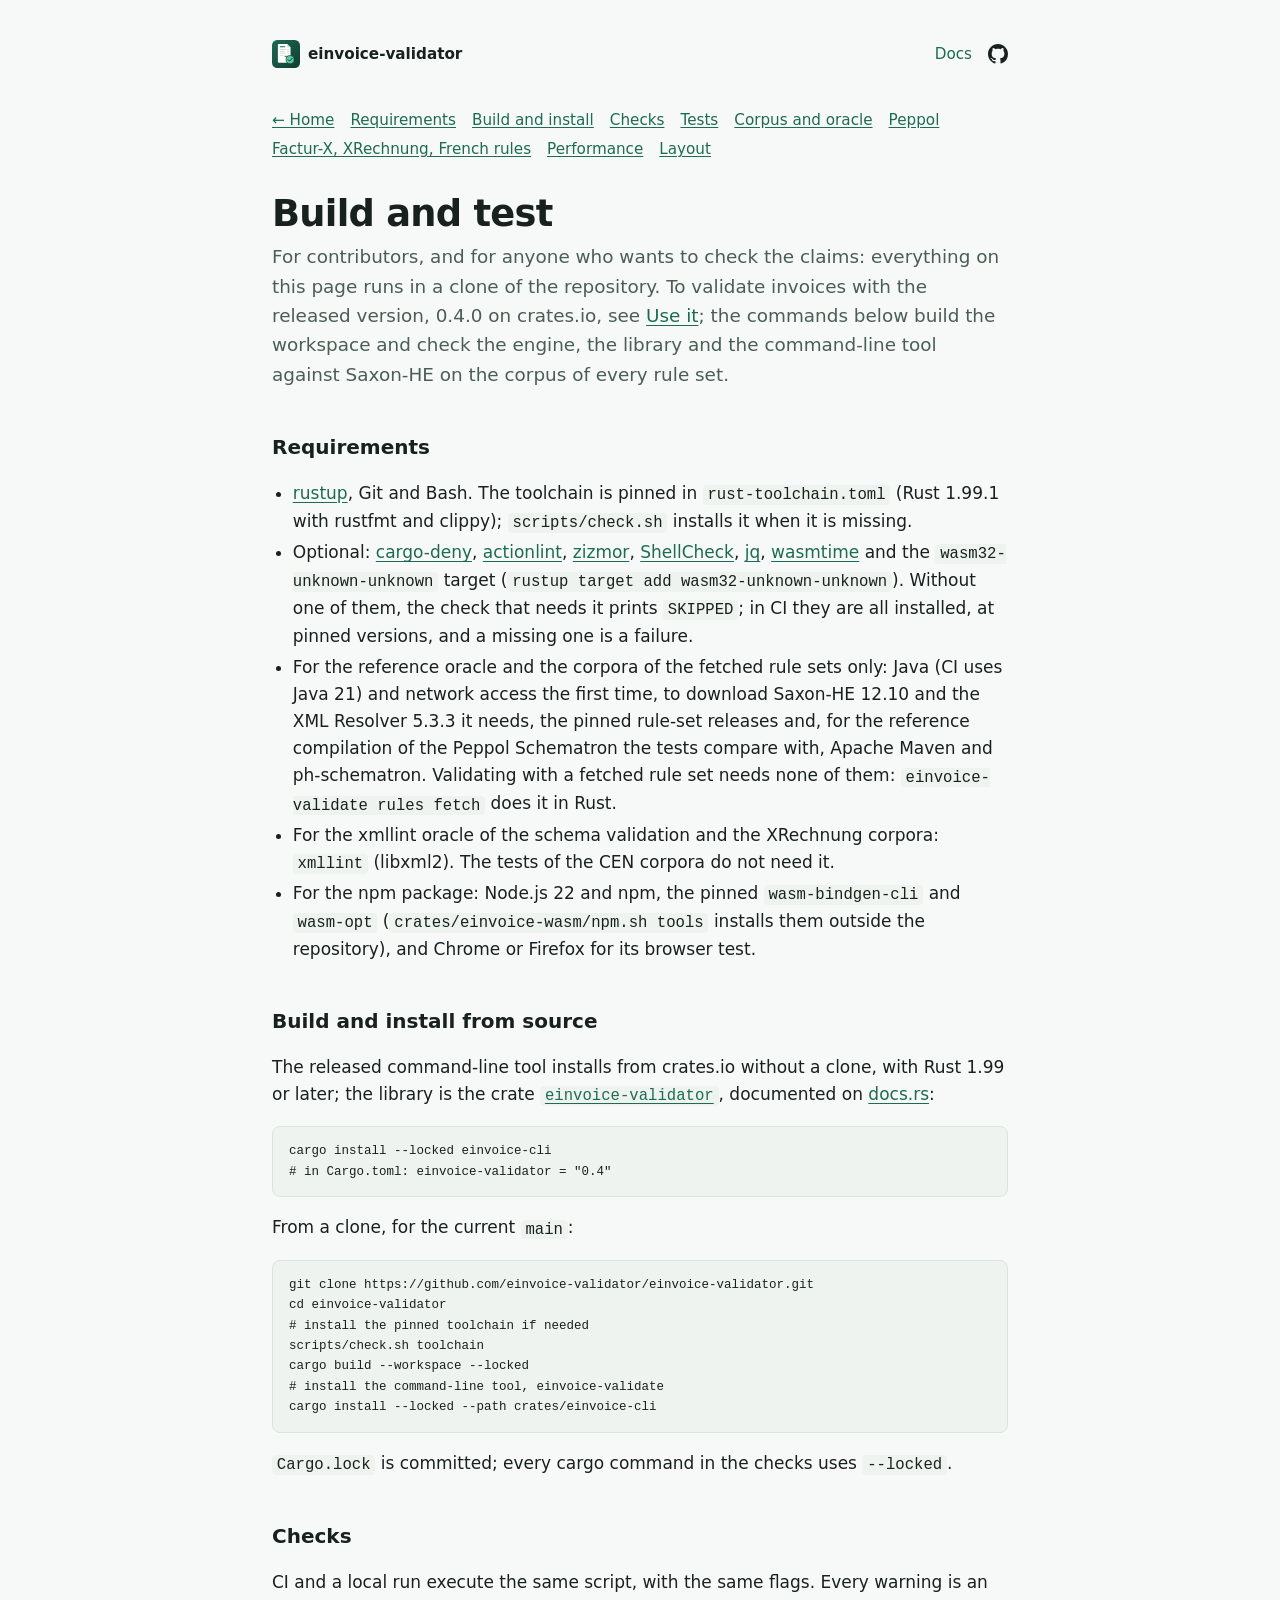
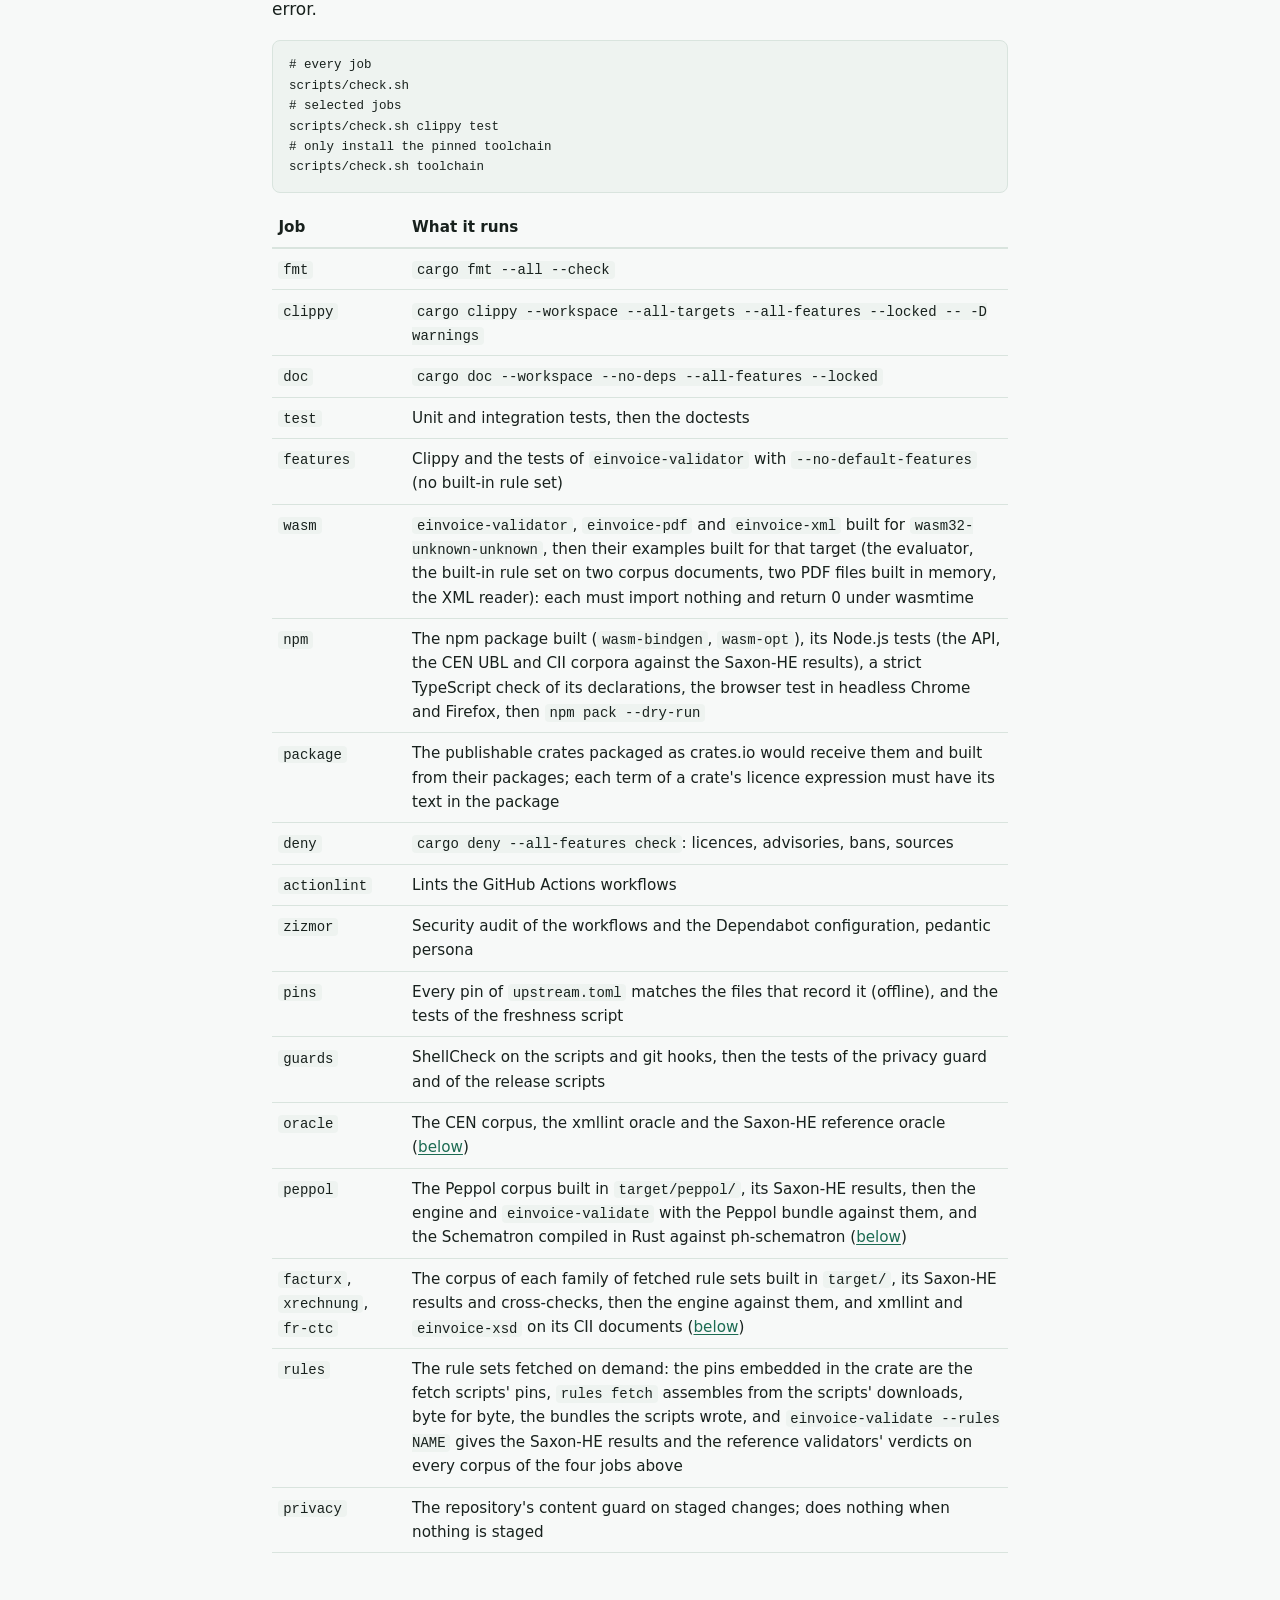
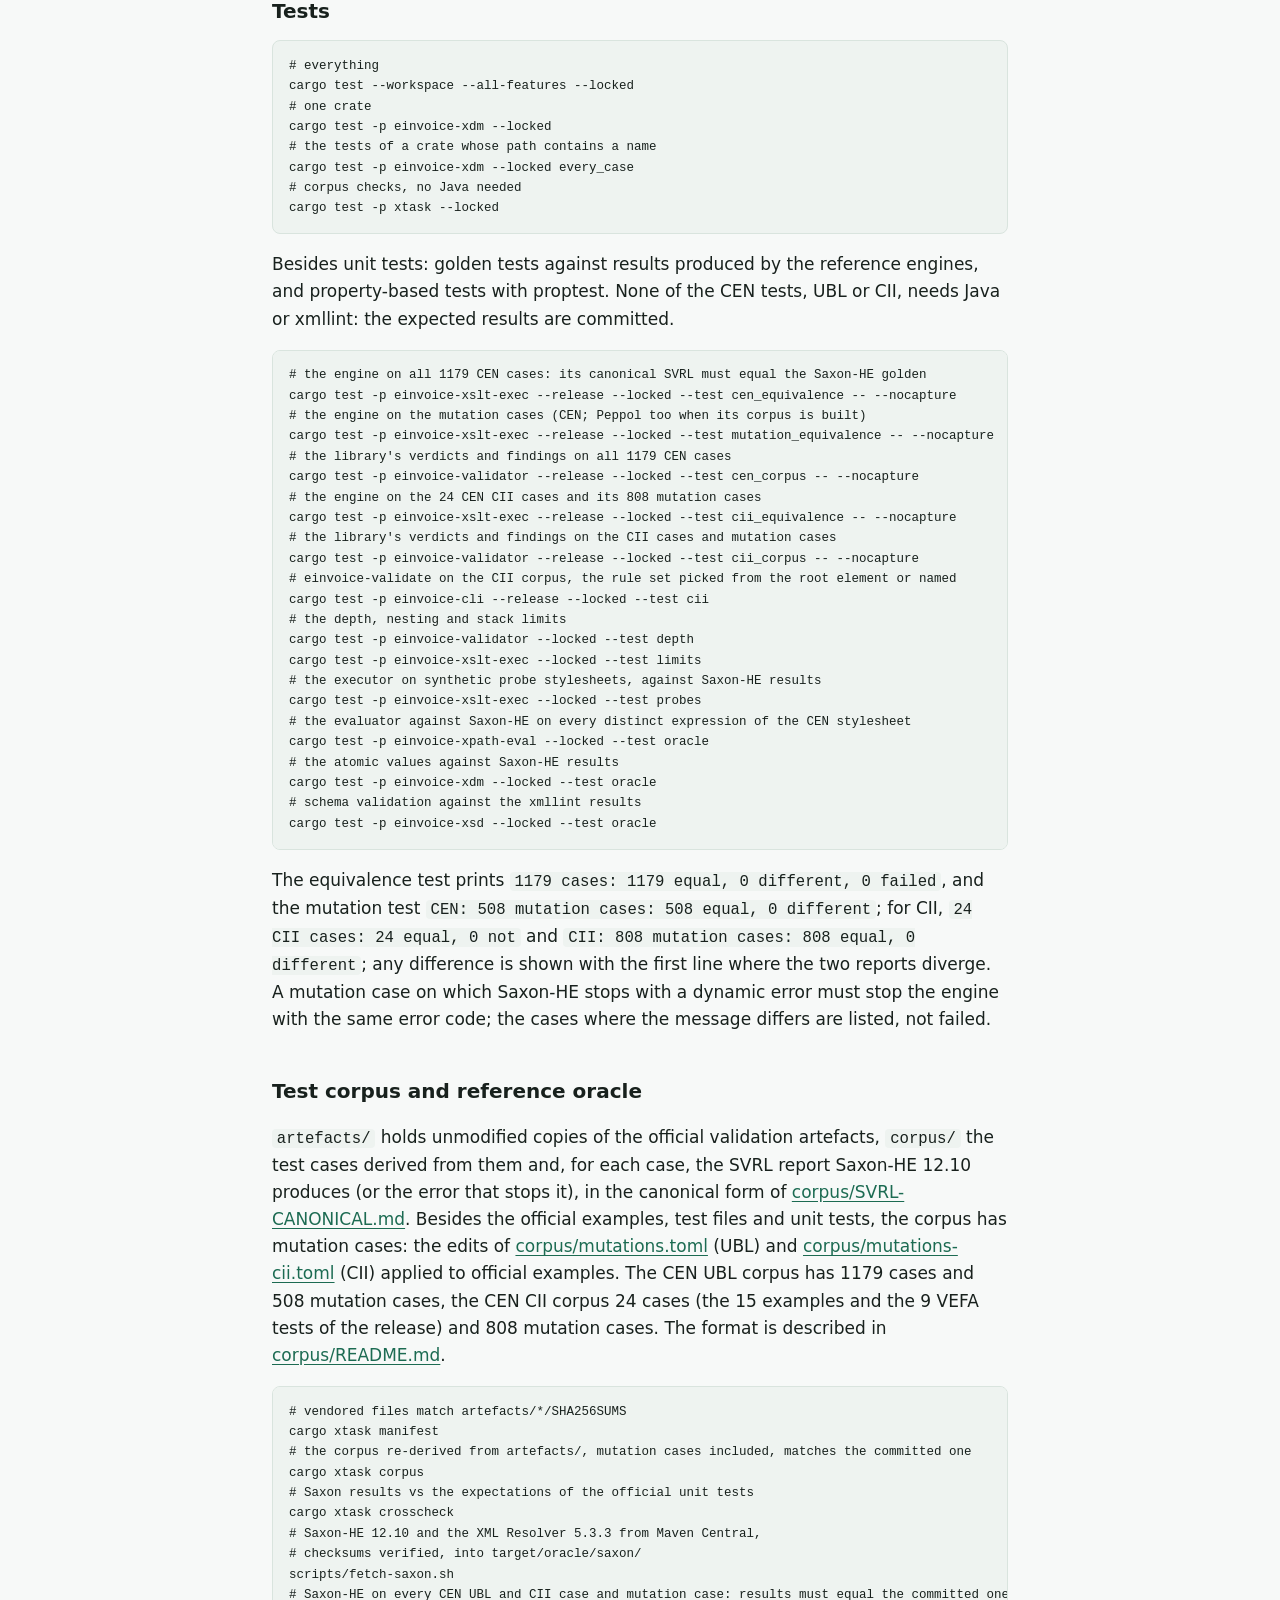
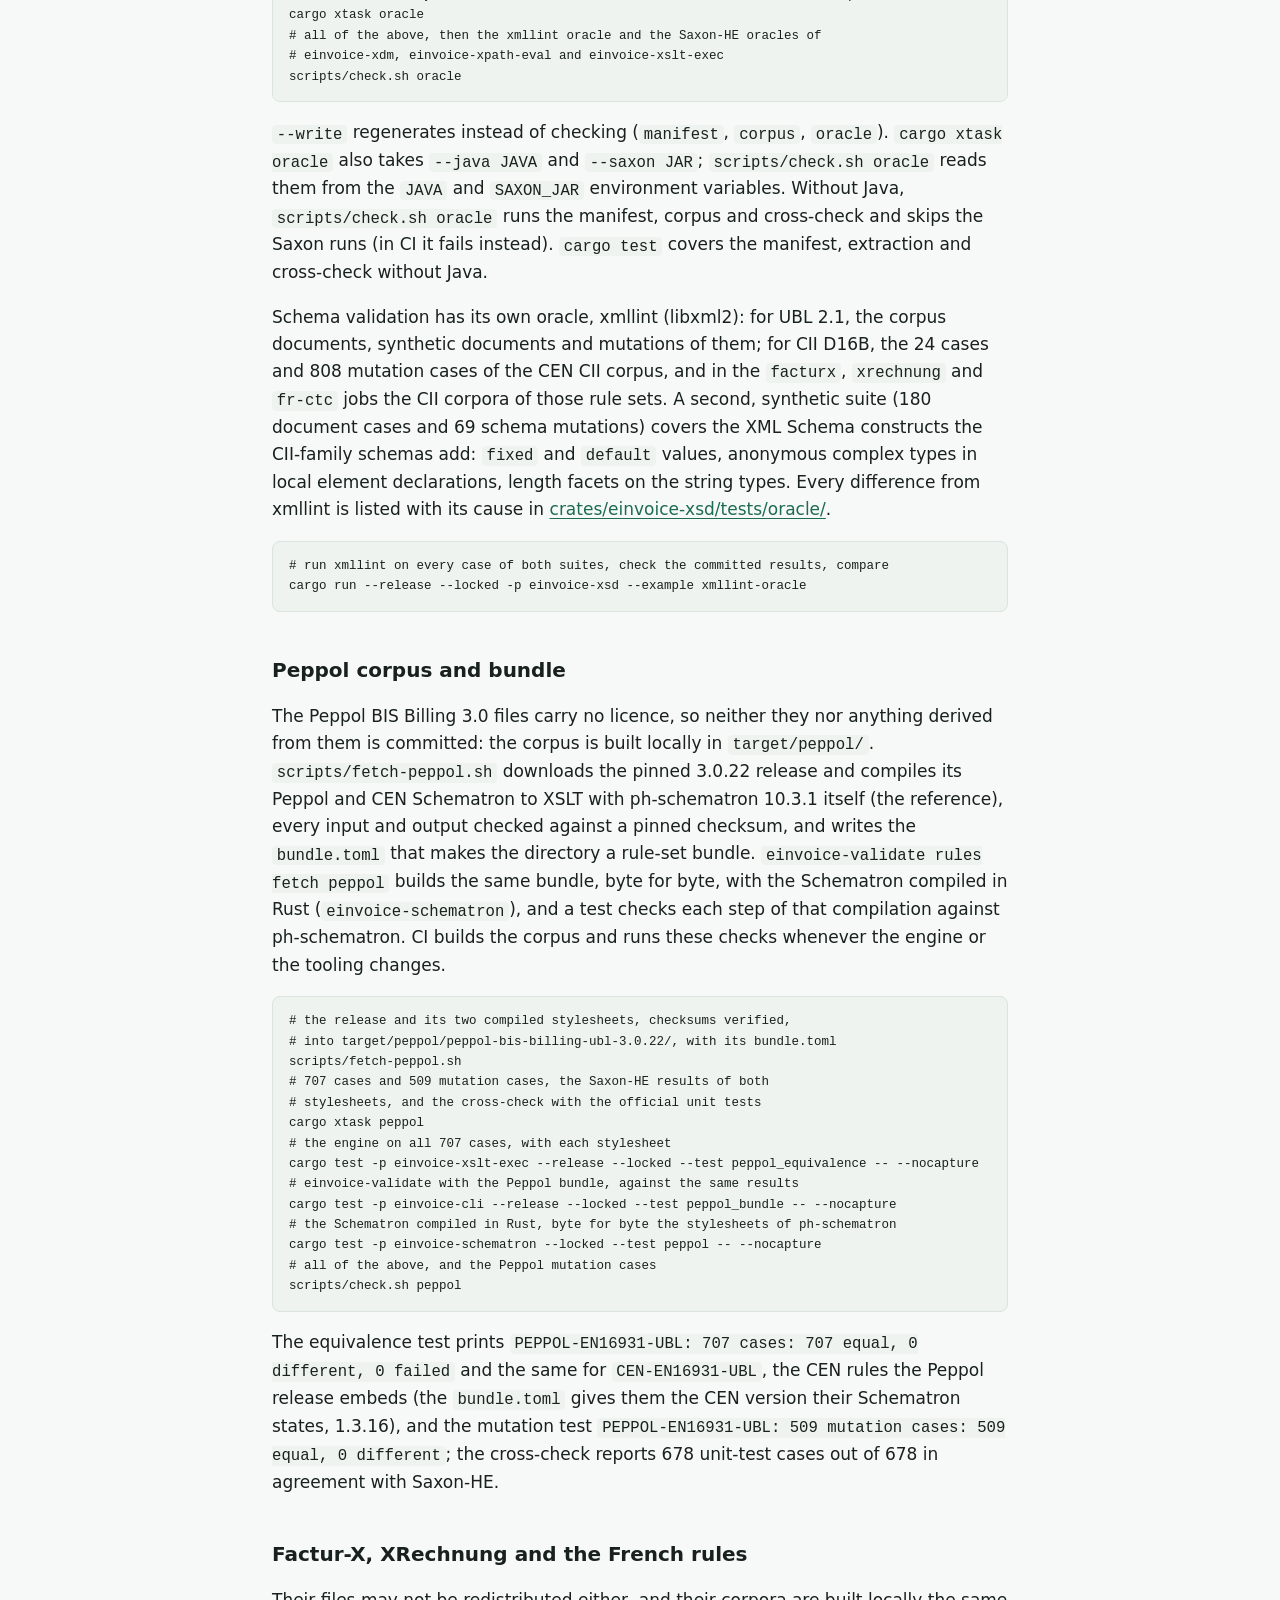
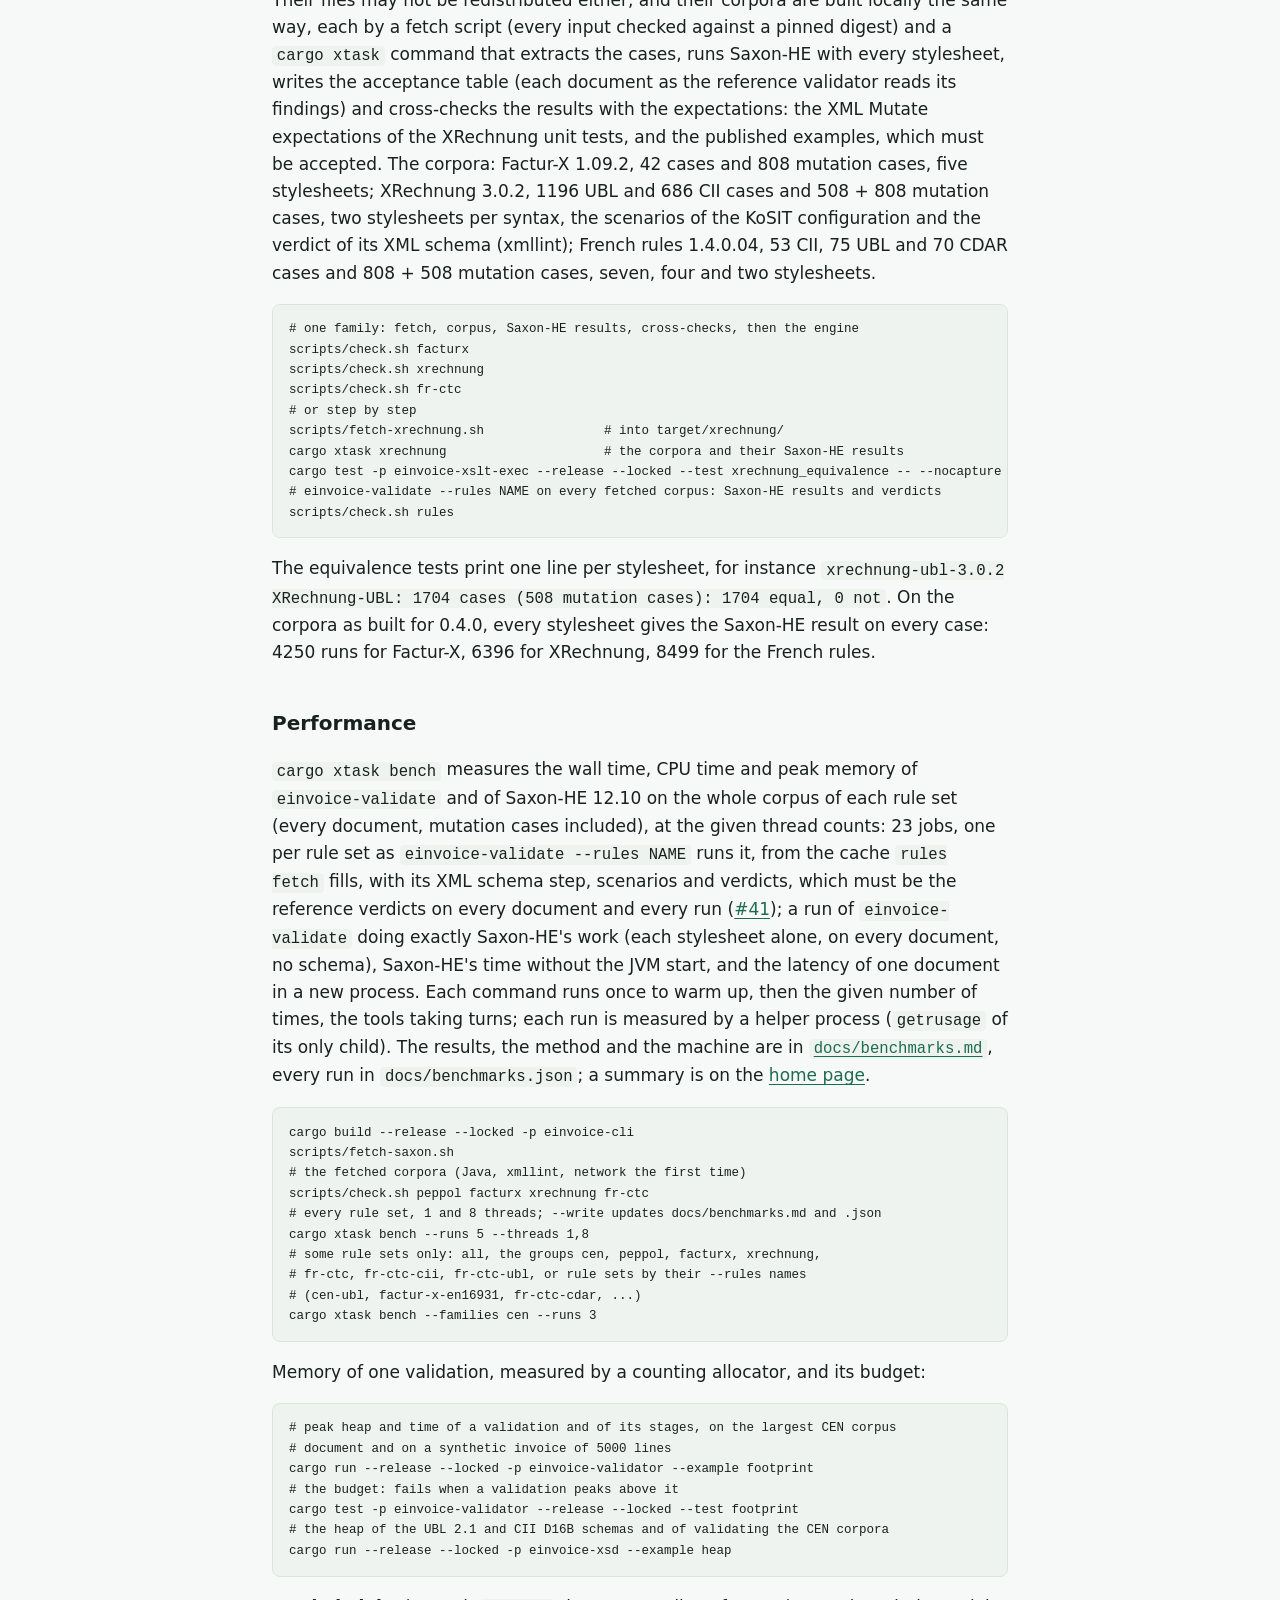
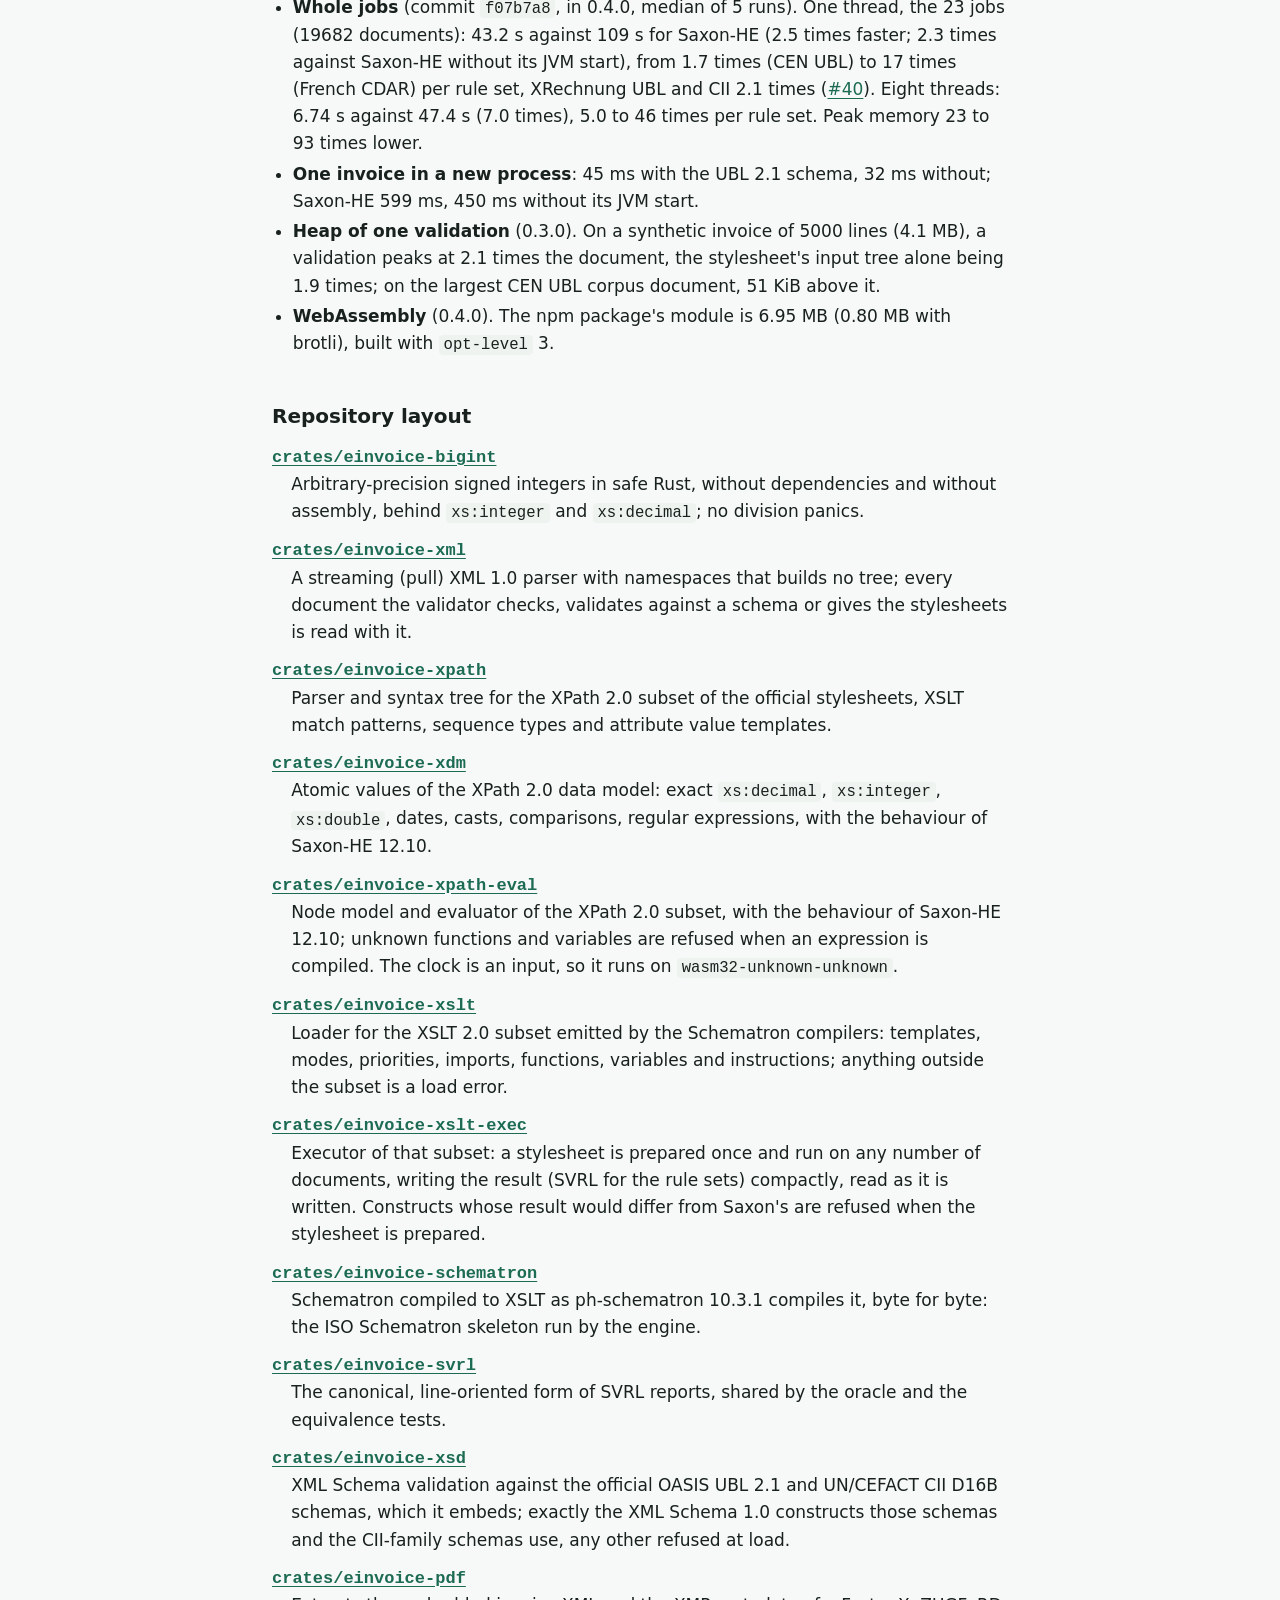
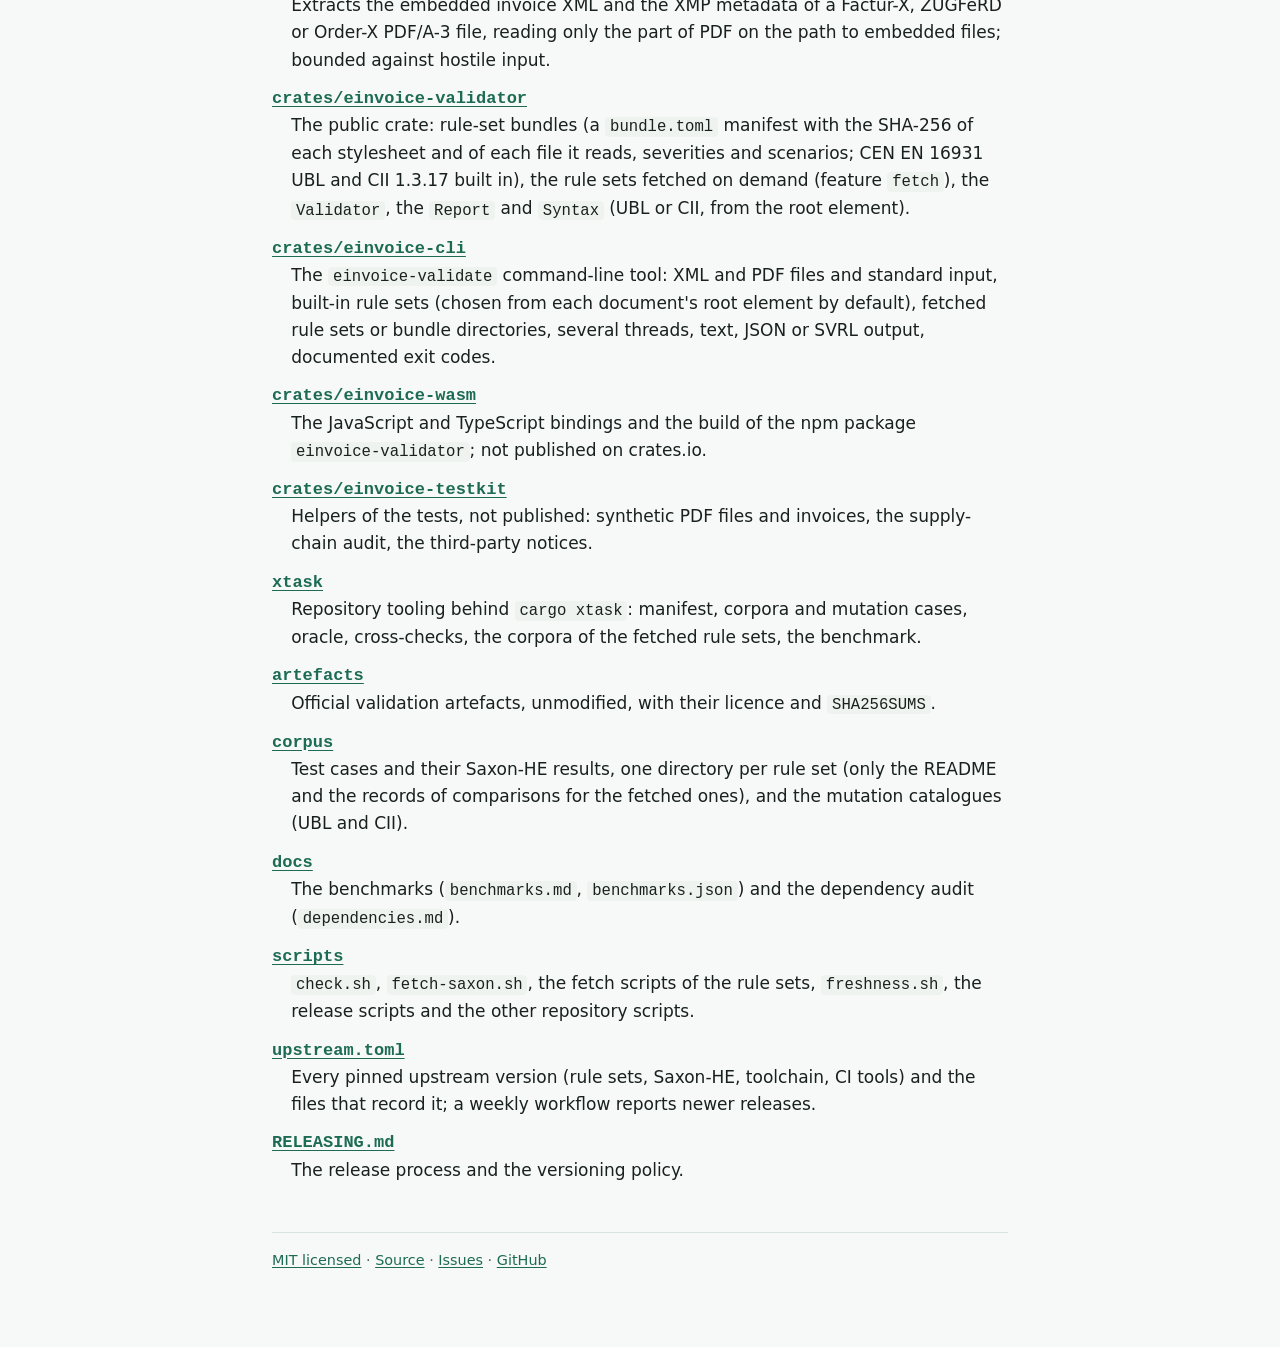
<file: docs.html>
<!doctype html>
<html lang="en">
<head>
<meta charset="utf-8">
<meta name="viewport" content="width=device-width, initial-scale=1">
<title>Build and test · einvoice-validator</title>
<meta name="description" content="Building and installing einvoice-validator from source, running its checks and tests, its Saxon-HE and xmllint reference oracles, the CEN UBL and CII corpora, the corpora of Peppol BIS Billing 3.0, Factur-X, XRechnung and the French rules, and its benchmarks against Saxon-HE.">
<meta name="color-scheme" content="light dark">
<link rel="icon" href="favicon.svg" type="image/svg+xml">
<link rel="stylesheet" href="style.css?v=1">
</head>
<body>
<a class="skip" href="#content">Skip to content</a>
<main id="content">
<header class="top"><a href="./" class="brand"><img src="favicon.svg" alt="" width="28" height="28">einvoice-validator</a><span><a href="docs.html" aria-current="page">Docs</a> <a href="https://github.com/einvoice-validator" class="gh" aria-label="einvoice-validator on GitHub"><svg viewBox="0 0 16 16" width="20" height="20" aria-hidden="true" fill="currentColor"><path d="M8 0C3.58 0 0 3.58 0 8c0 3.54 2.29 6.53 5.47 7.59.4.07.55-.17.55-.38 0-.19-.01-.82-.01-1.49-2.01.37-2.53-.49-2.69-.94-.09-.23-.48-.94-.82-1.13-.28-.15-.68-.52-.01-.53.63-.01 1.08.58 1.23.82.72 1.21 1.87.87 2.33.66.07-.52.28-.87.51-1.07-1.78-.2-3.64-.89-3.64-3.95 0-.87.31-1.59.82-2.15-.08-.2-.36-1.02.08-2.12 0 0 .67-.21 2.2.82.64-.18 1.32-.27 2-.27.68 0 1.36.09 2 .27 1.53-1.04 2.2-.82 2.2-.82.44 1.1.16 1.92.08 2.12.51.56.82 1.27.82 2.15 0 3.07-1.87 3.75-3.65 3.95.29.25.54.73.54 1.48 0 1.07-.01 1.93-.01 2.2 0 .21.15.46.55.38A8.013 8.013 0 0016 8c0-4.42-3.58-8-8-8z"/></svg></a></span></header>
<nav class="toc" aria-label="On this page"><a href="./">← Home</a> <a href="#requirements">Requirements</a> <a href="#build">Build and install</a> <a href="#checks">Checks</a> <a href="#tests">Tests</a> <a href="#oracle">Corpus and oracle</a> <a href="#peppol">Peppol</a> <a href="#fetched">Factur-X, XRechnung, French rules</a> <a href="#performance">Performance</a> <a href="#layout">Layout</a></nav>
<h1>Build and test</h1>
<p class="lead">For contributors, and for anyone who wants to check the claims: everything on this page runs in a clone of the repository. To validate invoices with the released version, 0.4.0 on crates.io, see <a href="./#use">Use it</a>; the commands below build the workspace and check the engine, the library and the command-line tool against Saxon-HE on the corpus of every rule set.</p>

<h2 id="requirements">Requirements</h2>
<ul>
<li><a href="https://rustup.rs/">rustup</a>, Git and Bash. The toolchain is pinned in <code>rust-toolchain.toml</code> (Rust 1.99.1 with rustfmt and clippy); <code>scripts/check.sh</code> installs it when it is missing.</li>
<li>Optional: <a href="https://github.com/EmbarkStudios/cargo-deny">cargo-deny</a>, <a href="https://github.com/rhysd/actionlint">actionlint</a>, <a href="https://github.com/zizmorcore/zizmor">zizmor</a>, <a href="https://github.com/koalaman/shellcheck">ShellCheck</a>, <a href="https://jqlang.org/">jq</a>, <a href="https://wasmtime.dev/">wasmtime</a> and the <code>wasm32-unknown-unknown</code> target (<code>rustup target add wasm32-unknown-unknown</code>). Without one of them, the check that needs it prints <code>SKIPPED</code>; in CI they are all installed, at pinned versions, and a missing one is a failure.</li>
<li>For the reference oracle and the corpora of the fetched rule sets only: Java (CI uses Java 21) and network access the first time, to download Saxon-HE 12.10 and the XML Resolver 5.3.3 it needs, the pinned rule-set releases and, for the reference compilation of the Peppol Schematron the tests compare with, Apache Maven and ph-schematron. Validating with a fetched rule set needs none of them: <code>einvoice-validate rules fetch</code> does it in Rust.</li>
<li>For the xmllint oracle of the schema validation and the XRechnung corpora: <code>xmllint</code> (libxml2). The tests of the CEN corpora do not need it.</li>
<li>For the npm package: Node.js 22 and npm, the pinned <code>wasm-bindgen-cli</code> and <code>wasm-opt</code> (<code>crates/einvoice-wasm/npm.sh tools</code> installs them outside the repository), and Chrome or Firefox for its browser test.</li>
</ul>

<h2 id="build">Build and install from source</h2>
<p>The released command-line tool installs from crates.io without a clone, with Rust 1.99 or later; the library is the crate <a href="https://crates.io/crates/einvoice-validator"><code>einvoice-validator</code></a>, documented on <a href="https://docs.rs/einvoice-validator">docs.rs</a>:</p>
<pre><code>cargo install --locked einvoice-cli
# in Cargo.toml: einvoice-validator = "0.4"</code></pre>
<p>From a clone, for the current <code>main</code>:</p>
<pre><code>git clone https://github.com/einvoice-validator/einvoice-validator.git
cd einvoice-validator
# install the pinned toolchain if needed
scripts/check.sh toolchain
cargo build --workspace --locked
# install the command-line tool, einvoice-validate
cargo install --locked --path crates/einvoice-cli</code></pre>
<p><code>Cargo.lock</code> is committed; every cargo command in the checks uses <code>--locked</code>.</p>

<h2 id="checks">Checks</h2>
<p>CI and a local run execute the same script, with the same flags. Every warning is an error.</p>
<pre><code># every job
scripts/check.sh
# selected jobs
scripts/check.sh clippy test
# only install the pinned toolchain
scripts/check.sh toolchain</code></pre>
<div class="table-wrap">
<table class="jobs">
<thead><tr><th scope="col">Job</th><th scope="col">What it runs</th></tr></thead>
<tbody>
<tr><td><code>fmt</code></td><td><code>cargo fmt --all --check</code></td></tr>
<tr><td><code>clippy</code></td><td><code>cargo clippy --workspace --all-targets --all-features --locked -- -D warnings</code></td></tr>
<tr><td><code>doc</code></td><td><code>cargo doc --workspace --no-deps --all-features --locked</code></td></tr>
<tr><td><code>test</code></td><td>Unit and integration tests, then the doctests</td></tr>
<tr><td><code>features</code></td><td>Clippy and the tests of <code>einvoice-validator</code> with <code>--no-default-features</code> (no built-in rule set)</td></tr>
<tr><td><code>wasm</code></td><td><code>einvoice-validator</code>, <code>einvoice-pdf</code> and <code>einvoice-xml</code> built for <code>wasm32-unknown-unknown</code>, then their examples built for that target (the evaluator, the built-in rule set on two corpus documents, two PDF files built in memory, the XML reader): each must import nothing and return 0 under wasmtime</td></tr>
<tr><td><code>npm</code></td><td>The npm package built (<code>wasm-bindgen</code>, <code>wasm-opt</code>), its Node.js tests (the API, the CEN UBL and CII corpora against the Saxon-HE results), a strict TypeScript check of its declarations, the browser test in headless Chrome and Firefox, then <code>npm pack --dry-run</code></td></tr>
<tr><td><code>package</code></td><td>The publishable crates packaged as crates.io would receive them and built from their packages; each term of a crate's licence expression must have its text in the package</td></tr>
<tr><td><code>deny</code></td><td><code>cargo deny --all-features check</code>: licences, advisories, bans, sources</td></tr>
<tr><td><code>actionlint</code></td><td>Lints the GitHub Actions workflows</td></tr>
<tr><td><code>zizmor</code></td><td>Security audit of the workflows and the Dependabot configuration, pedantic persona</td></tr>
<tr><td><code>pins</code></td><td>Every pin of <code>upstream.toml</code> matches the files that record it (offline), and the tests of the freshness script</td></tr>
<tr><td><code>guards</code></td><td>ShellCheck on the scripts and git hooks, then the tests of the privacy guard and of the release scripts</td></tr>
<tr><td><code>oracle</code></td><td>The CEN corpus, the xmllint oracle and the Saxon-HE reference oracle (<a href="#oracle">below</a>)</td></tr>
<tr><td><code>peppol</code></td><td>The Peppol corpus built in <code>target/peppol/</code>, its Saxon-HE results, then the engine and <code>einvoice-validate</code> with the Peppol bundle against them, and the Schematron compiled in Rust against ph-schematron (<a href="#peppol">below</a>)</td></tr>
<tr><td><code>facturx</code>, <code>xrechnung</code>, <code>fr-ctc</code></td><td>The corpus of each family of fetched rule sets built in <code>target/</code>, its Saxon-HE results and cross-checks, then the engine against them, and xmllint and <code>einvoice-xsd</code> on its CII documents (<a href="#fetched">below</a>)</td></tr>
<tr><td><code>rules</code></td><td>The rule sets fetched on demand: the pins embedded in the crate are the fetch scripts' pins, <code>rules fetch</code> assembles from the scripts' downloads, byte for byte, the bundles the scripts wrote, and <code>einvoice-validate --rules NAME</code> gives the Saxon-HE results and the reference validators' verdicts on every corpus of the four jobs above</td></tr>
<tr><td><code>privacy</code></td><td>The repository's content guard on staged changes; does nothing when nothing is staged</td></tr>
</tbody>
</table>
</div>

<h2 id="tests">Tests</h2>
<pre><code># everything
cargo test --workspace --all-features --locked
# one crate
cargo test -p einvoice-xdm --locked
# the tests of a crate whose path contains a name
cargo test -p einvoice-xdm --locked every_case
# corpus checks, no Java needed
cargo test -p xtask --locked</code></pre>
<p>Besides unit tests: golden tests against results produced by the reference engines, and property-based tests with proptest. None of the CEN tests, UBL or CII, needs Java or xmllint: the expected results are committed.</p>
<pre><code># the engine on all 1179 CEN cases: its canonical SVRL must equal the Saxon-HE golden
cargo test -p einvoice-xslt-exec --release --locked --test cen_equivalence -- --nocapture
# the engine on the mutation cases (CEN; Peppol too when its corpus is built)
cargo test -p einvoice-xslt-exec --release --locked --test mutation_equivalence -- --nocapture
# the library's verdicts and findings on all 1179 CEN cases
cargo test -p einvoice-validator --release --locked --test cen_corpus -- --nocapture
# the engine on the 24 CEN CII cases and its 808 mutation cases
cargo test -p einvoice-xslt-exec --release --locked --test cii_equivalence -- --nocapture
# the library's verdicts and findings on the CII cases and mutation cases
cargo test -p einvoice-validator --release --locked --test cii_corpus -- --nocapture
# einvoice-validate on the CII corpus, the rule set picked from the root element or named
cargo test -p einvoice-cli --release --locked --test cii
# the depth, nesting and stack limits
cargo test -p einvoice-validator --locked --test depth
cargo test -p einvoice-xslt-exec --locked --test limits
# the executor on synthetic probe stylesheets, against Saxon-HE results
cargo test -p einvoice-xslt-exec --locked --test probes
# the evaluator against Saxon-HE on every distinct expression of the CEN stylesheet
cargo test -p einvoice-xpath-eval --locked --test oracle
# the atomic values against Saxon-HE results
cargo test -p einvoice-xdm --locked --test oracle
# schema validation against the xmllint results
cargo test -p einvoice-xsd --locked --test oracle</code></pre>
<p>The equivalence test prints <code>1179 cases: 1179 equal, 0 different, 0 failed</code>, and the mutation test <code>CEN: 508 mutation cases: 508 equal, 0 different</code>; for CII, <code>24 CII cases: 24 equal, 0 not</code> and <code>CII: 808 mutation cases: 808 equal, 0 different</code>; any difference is shown with the first line where the two reports diverge. A mutation case on which Saxon-HE stops with a dynamic error must stop the engine with the same error code; the cases where the message differs are listed, not failed.</p>

<h2 id="oracle">Test corpus and reference oracle</h2>
<p><code>artefacts/</code> holds unmodified copies of the official validation artefacts, <code>corpus/</code> the test cases derived from them and, for each case, the SVRL report Saxon-HE 12.10 produces (or the error that stops it), in the canonical form of <a href="https://github.com/einvoice-validator/einvoice-validator/blob/main/corpus/SVRL-CANONICAL.md">corpus/SVRL-CANONICAL.md</a>. Besides the official examples, test files and unit tests, the corpus has mutation cases: the edits of <a href="https://github.com/einvoice-validator/einvoice-validator/blob/main/corpus/mutations.toml">corpus/mutations.toml</a> (UBL) and <a href="https://github.com/einvoice-validator/einvoice-validator/blob/main/corpus/mutations-cii.toml">corpus/mutations-cii.toml</a> (CII) applied to official examples. The CEN UBL corpus has 1179 cases and 508 mutation cases, the CEN CII corpus 24 cases (the 15 examples and the 9 VEFA tests of the release) and 808 mutation cases. The format is described in <a href="https://github.com/einvoice-validator/einvoice-validator/blob/main/corpus/README.md">corpus/README.md</a>.</p>
<pre><code># vendored files match artefacts/*/SHA256SUMS
cargo xtask manifest
# the corpus re-derived from artefacts/, mutation cases included, matches the committed one
cargo xtask corpus
# Saxon results vs the expectations of the official unit tests
cargo xtask crosscheck
# Saxon-HE 12.10 and the XML Resolver 5.3.3 from Maven Central,
# checksums verified, into target/oracle/saxon/
scripts/fetch-saxon.sh
# Saxon-HE on every CEN UBL and CII case and mutation case: results must equal the committed ones
cargo xtask oracle
# all of the above, then the xmllint oracle and the Saxon-HE oracles of
# einvoice-xdm, einvoice-xpath-eval and einvoice-xslt-exec
scripts/check.sh oracle</code></pre>
<p><code>--write</code> regenerates instead of checking (<code>manifest</code>, <code>corpus</code>, <code>oracle</code>). <code>cargo xtask oracle</code> also takes <code>--java JAVA</code> and <code>--saxon JAR</code>; <code>scripts/check.sh oracle</code> reads them from the <code>JAVA</code> and <code>SAXON_JAR</code> environment variables. Without Java, <code>scripts/check.sh oracle</code> runs the manifest, corpus and cross-check and skips the Saxon runs (in CI it fails instead). <code>cargo test</code> covers the manifest, extraction and cross-check without Java.</p>
<p>Schema validation has its own oracle, xmllint (libxml2): for UBL 2.1, the corpus documents, synthetic documents and mutations of them; for CII D16B, the 24 cases and 808 mutation cases of the CEN CII corpus, and in the <code>facturx</code>, <code>xrechnung</code> and <code>fr-ctc</code> jobs the CII corpora of those rule sets. A second, synthetic suite (180 document cases and 69 schema mutations) covers the XML Schema constructs the CII-family schemas add: <code>fixed</code> and <code>default</code> values, anonymous complex types in local element declarations, length facets on the string types. Every difference from xmllint is listed with its cause in <a href="https://github.com/einvoice-validator/einvoice-validator/blob/main/crates/einvoice-xsd/tests/oracle/README.md">crates/einvoice-xsd/tests/oracle/</a>.</p>
<pre><code># run xmllint on every case of both suites, check the committed results, compare
cargo run --release --locked -p einvoice-xsd --example xmllint-oracle</code></pre>

<h2 id="peppol">Peppol corpus and bundle</h2>
<p>The Peppol BIS Billing 3.0 files carry no licence, so neither they nor anything derived from them is committed: the corpus is built locally in <code>target/peppol/</code>. <code>scripts/fetch-peppol.sh</code> downloads the pinned 3.0.22 release and compiles its Peppol and CEN Schematron to XSLT with ph-schematron 10.3.1 itself (the reference), every input and output checked against a pinned checksum, and writes the <code>bundle.toml</code> that makes the directory a rule-set bundle. <code>einvoice-validate rules fetch peppol</code> builds the same bundle, byte for byte, with the Schematron compiled in Rust (<code>einvoice-schematron</code>), and a test checks each step of that compilation against ph-schematron. CI builds the corpus and runs these checks whenever the engine or the tooling changes.</p>
<pre><code># the release and its two compiled stylesheets, checksums verified,
# into target/peppol/peppol-bis-billing-ubl-3.0.22/, with its bundle.toml
scripts/fetch-peppol.sh
# 707 cases and 509 mutation cases, the Saxon-HE results of both
# stylesheets, and the cross-check with the official unit tests
cargo xtask peppol
# the engine on all 707 cases, with each stylesheet
cargo test -p einvoice-xslt-exec --release --locked --test peppol_equivalence -- --nocapture
# einvoice-validate with the Peppol bundle, against the same results
cargo test -p einvoice-cli --release --locked --test peppol_bundle -- --nocapture
# the Schematron compiled in Rust, byte for byte the stylesheets of ph-schematron
cargo test -p einvoice-schematron --locked --test peppol -- --nocapture
# all of the above, and the Peppol mutation cases
scripts/check.sh peppol</code></pre>
<p>The equivalence test prints <code>PEPPOL-EN16931-UBL: 707 cases: 707 equal, 0 different, 0 failed</code> and the same for <code>CEN-EN16931-UBL</code>, the CEN rules the Peppol release embeds (the <code>bundle.toml</code> gives them the CEN version their Schematron states, 1.3.16), and the mutation test <code>PEPPOL-EN16931-UBL: 509 mutation cases: 509 equal, 0 different</code>; the cross-check reports 678 unit-test cases out of 678 in agreement with Saxon-HE.</p>

<h2 id="fetched">Factur-X, XRechnung and the French rules</h2>
<p>Their files may not be redistributed either, and their corpora are built locally the same way, each by a fetch script (every input checked against a pinned digest) and a <code>cargo xtask</code> command that extracts the cases, runs Saxon-HE with every stylesheet, writes the acceptance table (each document as the reference validator reads its findings) and cross-checks the results with the expectations: the XML Mutate expectations of the XRechnung unit tests, and the published examples, which must be accepted. The corpora: Factur-X 1.09.2, 42 cases and 808 mutation cases, five stylesheets; XRechnung 3.0.2, 1196 UBL and 686 CII cases and 508 + 808 mutation cases, two stylesheets per syntax, the scenarios of the KoSIT configuration and the verdict of its XML schema (xmllint); French rules 1.4.0.04, 53 CII, 75 UBL and 70 CDAR cases and 808 + 508 mutation cases, seven, four and two stylesheets.</p>
<pre><code># one family: fetch, corpus, Saxon-HE results, cross-checks, then the engine
scripts/check.sh facturx
scripts/check.sh xrechnung
scripts/check.sh fr-ctc
# or step by step
scripts/fetch-xrechnung.sh                # into target/xrechnung/
cargo xtask xrechnung                     # the corpora and their Saxon-HE results
cargo test -p einvoice-xslt-exec --release --locked --test xrechnung_equivalence -- --nocapture
# einvoice-validate --rules NAME on every fetched corpus: Saxon-HE results and verdicts
scripts/check.sh rules</code></pre>
<p>The equivalence tests print one line per stylesheet, for instance <code>xrechnung-ubl-3.0.2 XRechnung-UBL: 1704 cases (508 mutation cases): 1704 equal, 0 not</code>. On the corpora as built for 0.4.0, every stylesheet gives the Saxon-HE result on every case: 4250 runs for Factur-X, 6396 for XRechnung, 8499 for the French rules.</p>

<h2 id="performance">Performance</h2>
<p><code>cargo xtask bench</code> measures the wall time, CPU time and peak memory of <code>einvoice-validate</code> and of Saxon-HE 12.10 on the whole corpus of each rule set (every document, mutation cases included), at the given thread counts: 23 jobs, one per rule set as <code>einvoice-validate --rules NAME</code> runs it, from the cache <code>rules fetch</code> fills, with its XML schema step, scenarios and verdicts, which must be the reference verdicts on every document and every run (<a href="https://github.com/einvoice-validator/einvoice-validator/issues/41">#41</a>); a run of <code>einvoice-validate</code> doing exactly Saxon-HE's work (each stylesheet alone, on every document, no schema), Saxon-HE's time without the JVM start, and the latency of one document in a new process. Each command runs once to warm up, then the given number of times, the tools taking turns; each run is measured by a helper process (<code>getrusage</code> of its only child). The results, the method and the machine are in <a href="https://github.com/einvoice-validator/einvoice-validator/blob/main/docs/benchmarks.md"><code>docs/benchmarks.md</code></a>, every run in <code>docs/benchmarks.json</code>; a summary is on the <a href="./#performance">home page</a>.</p>
<pre><code>cargo build --release --locked -p einvoice-cli
scripts/fetch-saxon.sh
# the fetched corpora (Java, xmllint, network the first time)
scripts/check.sh peppol facturx xrechnung fr-ctc
# every rule set, 1 and 8 threads; --write updates docs/benchmarks.md and .json
cargo xtask bench --runs 5 --threads 1,8
# some rule sets only: all, the groups cen, peppol, facturx, xrechnung,
# fr-ctc, fr-ctc-cii, fr-ctc-ubl, or rule sets by their --rules names
# (cen-ubl, factur-x-en16931, fr-ctc-cdar, ...)
cargo xtask bench --families cen --runs 3</code></pre>
<p>Memory of one validation, measured by a counting allocator, and its budget:</p>
<pre><code># peak heap and time of a validation and of its stages, on the largest CEN corpus
# document and on a synthetic invoice of 5000 lines
cargo run --release --locked -p einvoice-validator --example footprint
# the budget: fails when a validation peaks above it
cargo test -p einvoice-validator --release --locked --test footprint
# the heap of the UBL 2.1 and CII D16B schemas and of validating the CEN corpora
cargo run --release --locked -p einvoice-xsd --example heap</code></pre>
<ul>
<li><strong>Whole jobs</strong> (commit <code>f07b7a8</code>, in 0.4.0, median of 5 runs). One thread, the 23 jobs (19682 documents): 43.2 s against 109 s for Saxon-HE (2.5 times faster; 2.3 times against Saxon-HE without its JVM start), from 1.7 times (CEN UBL) to 17 times (French CDAR) per rule set, XRechnung UBL and CII 2.1 times (<a href="https://github.com/einvoice-validator/einvoice-validator/issues/40">#40</a>). Eight threads: 6.74 s against 47.4 s (7.0 times), 5.0 to 46 times per rule set. Peak memory 23 to 93 times lower.</li>
<li><strong>One invoice in a new process</strong>: 45 ms with the UBL 2.1 schema, 32 ms without; Saxon-HE 599 ms, 450 ms without its JVM start.</li>
<li><strong>Heap of one validation</strong> (0.3.0). On a synthetic invoice of 5000 lines (4.1 MB), a validation peaks at 2.1 times the document, the stylesheet's input tree alone being 1.9 times; on the largest CEN UBL corpus document, 51 KiB above it.</li>
<li><strong>WebAssembly</strong> (0.4.0). The npm package's module is 6.95 MB (0.80 MB with brotli), built with <code>opt-level</code> 3.</li>
</ul>

<h2 id="layout">Repository layout</h2>
<dl>
<dt><a href="https://github.com/einvoice-validator/einvoice-validator/tree/main/crates/einvoice-bigint">crates/einvoice-bigint</a></dt><dd>Arbitrary-precision signed integers in safe Rust, without dependencies and without assembly, behind <code>xs:integer</code> and <code>xs:decimal</code>; no division panics.</dd>
<dt><a href="https://github.com/einvoice-validator/einvoice-validator/tree/main/crates/einvoice-xml">crates/einvoice-xml</a></dt><dd>A streaming (pull) XML 1.0 parser with namespaces that builds no tree; every document the validator checks, validates against a schema or gives the stylesheets is read with it.</dd>
<dt><a href="https://github.com/einvoice-validator/einvoice-validator/tree/main/crates/einvoice-xpath">crates/einvoice-xpath</a></dt><dd>Parser and syntax tree for the XPath 2.0 subset of the official stylesheets, XSLT match patterns, sequence types and attribute value templates.</dd>
<dt><a href="https://github.com/einvoice-validator/einvoice-validator/tree/main/crates/einvoice-xdm">crates/einvoice-xdm</a></dt><dd>Atomic values of the XPath 2.0 data model: exact <code>xs:decimal</code>, <code>xs:integer</code>, <code>xs:double</code>, dates, casts, comparisons, regular expressions, with the behaviour of Saxon-HE 12.10.</dd>
<dt><a href="https://github.com/einvoice-validator/einvoice-validator/tree/main/crates/einvoice-xpath-eval">crates/einvoice-xpath-eval</a></dt><dd>Node model and evaluator of the XPath 2.0 subset, with the behaviour of Saxon-HE 12.10; unknown functions and variables are refused when an expression is compiled. The clock is an input, so it runs on <code>wasm32-unknown-unknown</code>.</dd>
<dt><a href="https://github.com/einvoice-validator/einvoice-validator/tree/main/crates/einvoice-xslt">crates/einvoice-xslt</a></dt><dd>Loader for the XSLT 2.0 subset emitted by the Schematron compilers: templates, modes, priorities, imports, functions, variables and instructions; anything outside the subset is a load error.</dd>
<dt><a href="https://github.com/einvoice-validator/einvoice-validator/tree/main/crates/einvoice-xslt-exec">crates/einvoice-xslt-exec</a></dt><dd>Executor of that subset: a stylesheet is prepared once and run on any number of documents, writing the result (SVRL for the rule sets) compactly, read as it is written. Constructs whose result would differ from Saxon's are refused when the stylesheet is prepared.</dd>
<dt><a href="https://github.com/einvoice-validator/einvoice-validator/tree/main/crates/einvoice-schematron">crates/einvoice-schematron</a></dt><dd>Schematron compiled to XSLT as ph-schematron 10.3.1 compiles it, byte for byte: the ISO Schematron skeleton run by the engine.</dd>
<dt><a href="https://github.com/einvoice-validator/einvoice-validator/tree/main/crates/einvoice-svrl">crates/einvoice-svrl</a></dt><dd>The canonical, line-oriented form of SVRL reports, shared by the oracle and the equivalence tests.</dd>
<dt><a href="https://github.com/einvoice-validator/einvoice-validator/tree/main/crates/einvoice-xsd">crates/einvoice-xsd</a></dt><dd>XML Schema validation against the official OASIS UBL 2.1 and UN/CEFACT CII D16B schemas, which it embeds; exactly the XML Schema 1.0 constructs those schemas and the CII-family schemas use, any other refused at load.</dd>
<dt><a href="https://github.com/einvoice-validator/einvoice-validator/tree/main/crates/einvoice-pdf">crates/einvoice-pdf</a></dt><dd>Extracts the embedded invoice XML and the XMP metadata of a Factur-X, ZUGFeRD or Order-X PDF/A-3 file, reading only the part of PDF on the path to embedded files; bounded against hostile input.</dd>
<dt><a href="https://github.com/einvoice-validator/einvoice-validator/tree/main/crates/einvoice-validator">crates/einvoice-validator</a></dt><dd>The public crate: rule-set bundles (a <code>bundle.toml</code> manifest with the SHA-256 of each stylesheet and of each file it reads, severities and scenarios; CEN EN 16931 UBL and CII 1.3.17 built in), the rule sets fetched on demand (feature <code>fetch</code>), the <code>Validator</code>, the <code>Report</code> and <code>Syntax</code> (UBL or CII, from the root element).</dd>
<dt><a href="https://github.com/einvoice-validator/einvoice-validator/tree/main/crates/einvoice-cli">crates/einvoice-cli</a></dt><dd>The <code>einvoice-validate</code> command-line tool: XML and PDF files and standard input, built-in rule sets (chosen from each document's root element by default), fetched rule sets or bundle directories, several threads, text, JSON or SVRL output, documented exit codes.</dd>
<dt><a href="https://github.com/einvoice-validator/einvoice-validator/tree/main/crates/einvoice-wasm">crates/einvoice-wasm</a></dt><dd>The JavaScript and TypeScript bindings and the build of the npm package <code>einvoice-validator</code>; not published on crates.io.</dd>
<dt><a href="https://github.com/einvoice-validator/einvoice-validator/tree/main/crates/einvoice-testkit">crates/einvoice-testkit</a></dt><dd>Helpers of the tests, not published: synthetic PDF files and invoices, the supply-chain audit, the third-party notices.</dd>
<dt><a href="https://github.com/einvoice-validator/einvoice-validator/tree/main/xtask">xtask</a></dt><dd>Repository tooling behind <code>cargo xtask</code>: manifest, corpora and mutation cases, oracle, cross-checks, the corpora of the fetched rule sets, the benchmark.</dd>
<dt><a href="https://github.com/einvoice-validator/einvoice-validator/tree/main/artefacts">artefacts</a></dt><dd>Official validation artefacts, unmodified, with their licence and <code>SHA256SUMS</code>.</dd>
<dt><a href="https://github.com/einvoice-validator/einvoice-validator/tree/main/corpus">corpus</a></dt><dd>Test cases and their Saxon-HE results, one directory per rule set (only the README and the records of comparisons for the fetched ones), and the mutation catalogues (UBL and CII).</dd>
<dt><a href="https://github.com/einvoice-validator/einvoice-validator/tree/main/docs">docs</a></dt><dd>The benchmarks (<code>benchmarks.md</code>, <code>benchmarks.json</code>) and the dependency audit (<code>dependencies.md</code>).</dd>
<dt><a href="https://github.com/einvoice-validator/einvoice-validator/tree/main/scripts">scripts</a></dt><dd><code>check.sh</code>, <code>fetch-saxon.sh</code>, the fetch scripts of the rule sets, <code>freshness.sh</code>, the release scripts and the other repository scripts.</dd>
<dt><a href="https://github.com/einvoice-validator/einvoice-validator/blob/main/upstream.toml">upstream.toml</a></dt><dd>Every pinned upstream version (rule sets, Saxon-HE, toolchain, CI tools) and the files that record it; a weekly workflow reports newer releases.</dd>
<dt><a href="https://github.com/einvoice-validator/einvoice-validator/blob/main/RELEASING.md">RELEASING.md</a></dt><dd>The release process and the versioning policy.</dd>
</dl>

<footer><a href="https://github.com/einvoice-validator/einvoice-validator/blob/main/LICENSE">MIT licensed</a> · <a href="https://github.com/einvoice-validator/einvoice-validator">Source</a> · <a href="https://github.com/einvoice-validator/einvoice-validator/issues">Issues</a> · <a href="https://github.com/einvoice-validator">GitHub</a></footer>
</main>
</body>
</html>
</file>
<file: style.css>
:root{--bg:#f7f9f8;--fg:#18211d;--muted:#4b5d55;--card:#fff;--line:#d9e4de;--accent:#1c6b52;--accent-soft:#e3f0ea;--code:#eef3f0;--warn-bg:#fff6e0;--warn-line:#e0b84f;--warn-fg:#5c4300;--page:#fff;--ink:#2f4a3f;--rule:#c3d3cb}
@media (prefers-color-scheme:dark){:root{--bg:#111815;--fg:#e6eeea;--muted:#a3b8ae;--card:#18221e;--line:#2a3a33;--accent:#6fd0ab;--accent-soft:#183129;--code:#1a2520;--warn-bg:#2d2511;--warn-line:#8a6d1f;--warn-fg:#f3dc9c;--page:#1f362d;--ink:#cfe0d8;--rule:#4f7365}}
*{box-sizing:border-box}
html{text-size-adjust:100%}
body{margin:0;background:var(--bg);color:var(--fg);font:17px/1.6 system-ui,-apple-system,"Segoe UI",Roboto,sans-serif}
main{max-width:48rem;margin:0 auto;padding:2.5rem 1rem 4rem}
h1{font-size:2.3rem;line-height:1.15;margin:0 0 .4rem;letter-spacing:-.02em;overflow-wrap:anywhere}
h2{font-size:1.25rem;margin:2.6rem 0 .75rem}
h3{font-size:1.05rem;margin:1.6rem 0 .4rem}
p.lead{font-size:1.15rem;color:var(--muted);margin:0 0 1.5rem}
a{color:var(--accent);text-underline-offset:.15em}
a:focus-visible{outline:3px solid var(--accent);outline-offset:2px;border-radius:.2rem}
.skip{position:absolute;left:-999px;top:0}
.skip:focus{left:1rem;top:1rem;background:var(--card);padding:.4rem .8rem;border:1px solid var(--line);border-radius:.4rem;z-index:1}
header.top{display:flex;justify-content:space-between;align-items:center;gap:1rem;margin:0 0 2.5rem;font-size:.95rem}
header.top a{text-decoration:none}
header.top .brand{display:inline-flex;align-items:center;gap:.5rem;font-weight:600;color:var(--fg)}
header.top span{display:flex;gap:1rem;align-items:center}
header.top .gh{color:var(--fg);display:inline-flex}
.eyebrow{font-family:ui-monospace,"SF Mono",Menlo,Consolas,monospace;font-size:.8rem;letter-spacing:.14em;text-transform:uppercase;color:var(--accent);margin:0 0 .4rem}
.status{background:var(--warn-bg);border:1px solid var(--warn-line);color:var(--warn-fg);border-radius:.6rem;padding:.9rem 1.1rem;margin:1.5rem 0}
.status p{margin:.3rem 0}
.status a{color:inherit;font-weight:600}
.links{display:flex;flex-wrap:wrap;gap:.5rem;margin:1.5rem 0}
.links a{border:1px solid var(--line);background:var(--card);padding:.45rem .9rem;border-radius:.5rem;text-decoration:none}
.links a:hover{border-color:var(--accent)}
ul,ol{padding-left:1.3rem}
li{margin:.2rem 0}
pre{background:var(--code);border:1px solid var(--line);border-radius:.5rem;padding:.9rem 1rem;overflow-x:auto;font-size:.85rem;line-height:1.5}
code{font-family:ui-monospace,"SF Mono",Menlo,Consolas,monospace;font-size:.92em}
p code,li code,td code,dd code{background:var(--code);padding:.05rem .3rem;border-radius:.25rem;overflow-wrap:anywhere}
.table-wrap{overflow-x:auto}
table{border-collapse:collapse;width:100%;font-size:.95rem}
td,th{border-bottom:1px solid var(--line);padding:.5rem .4rem;text-align:left;vertical-align:top}
thead th{border-bottom:2px solid var(--line)}
.tag{display:inline-block;font-size:.8rem;font-weight:600;padding:.05rem .5rem;border-radius:1rem;white-space:nowrap;border:1px solid var(--line)}
.tag.done{background:var(--accent-soft);color:var(--accent);border-color:transparent}
.tag.wip{background:var(--warn-bg);color:var(--warn-fg);border-color:var(--warn-line)}
.tag.later{color:var(--muted)}
figure{margin:1.5rem 0}
figcaption{color:var(--muted);font-size:.9rem;margin-top:.5rem}
.diagram{width:100%;height:auto;display:block}
.diagram.tall{display:none;max-width:20rem;margin:0 auto}
@media (max-width:40rem){.diagram.wide{display:none}.diagram.tall{display:block}}
.diagram .box{fill:var(--card);stroke:var(--line);stroke-width:2}
.diagram .box.engine{fill:var(--accent-soft);stroke:var(--accent)}
.diagram .lbl{fill:var(--fg);font:600 15px system-ui,-apple-system,"Segoe UI",Roboto,sans-serif}
.diagram .sub{fill:var(--muted);font:13px system-ui,-apple-system,"Segoe UI",Roboto,sans-serif}
.diagram .arrow{stroke:var(--accent);stroke-width:2.5;fill:none}
.diagram .head{fill:var(--accent)}
.diagram .page{fill:var(--page);stroke:var(--ink);stroke-width:2}
.diagram .ink{fill:var(--rule)}
.diagram .ok{fill:var(--accent)}
.diagram .okmark{stroke:var(--bg);stroke-width:3;fill:none;stroke-linecap:round;stroke-linejoin:round}
nav.toc{margin:0 0 2rem;font-size:.95rem;display:flex;flex-wrap:wrap;gap:.3rem 1rem}
dl{margin:0}
dt{font-family:ui-monospace,"SF Mono",Menlo,Consolas,monospace;font-weight:600;margin-top:.7rem;overflow-wrap:anywhere}
dd{margin:0 0 0 1.2rem}
footer{margin-top:3rem;padding-top:1rem;border-top:1px solid var(--line);color:var(--muted);font-size:.9rem}
@media (max-width:30rem){body{font-size:16px}h1{font-size:1.8rem}main{padding-top:1.5rem}}
.jobs td:first-child code{white-space:nowrap;overflow-wrap:normal}
</file>
